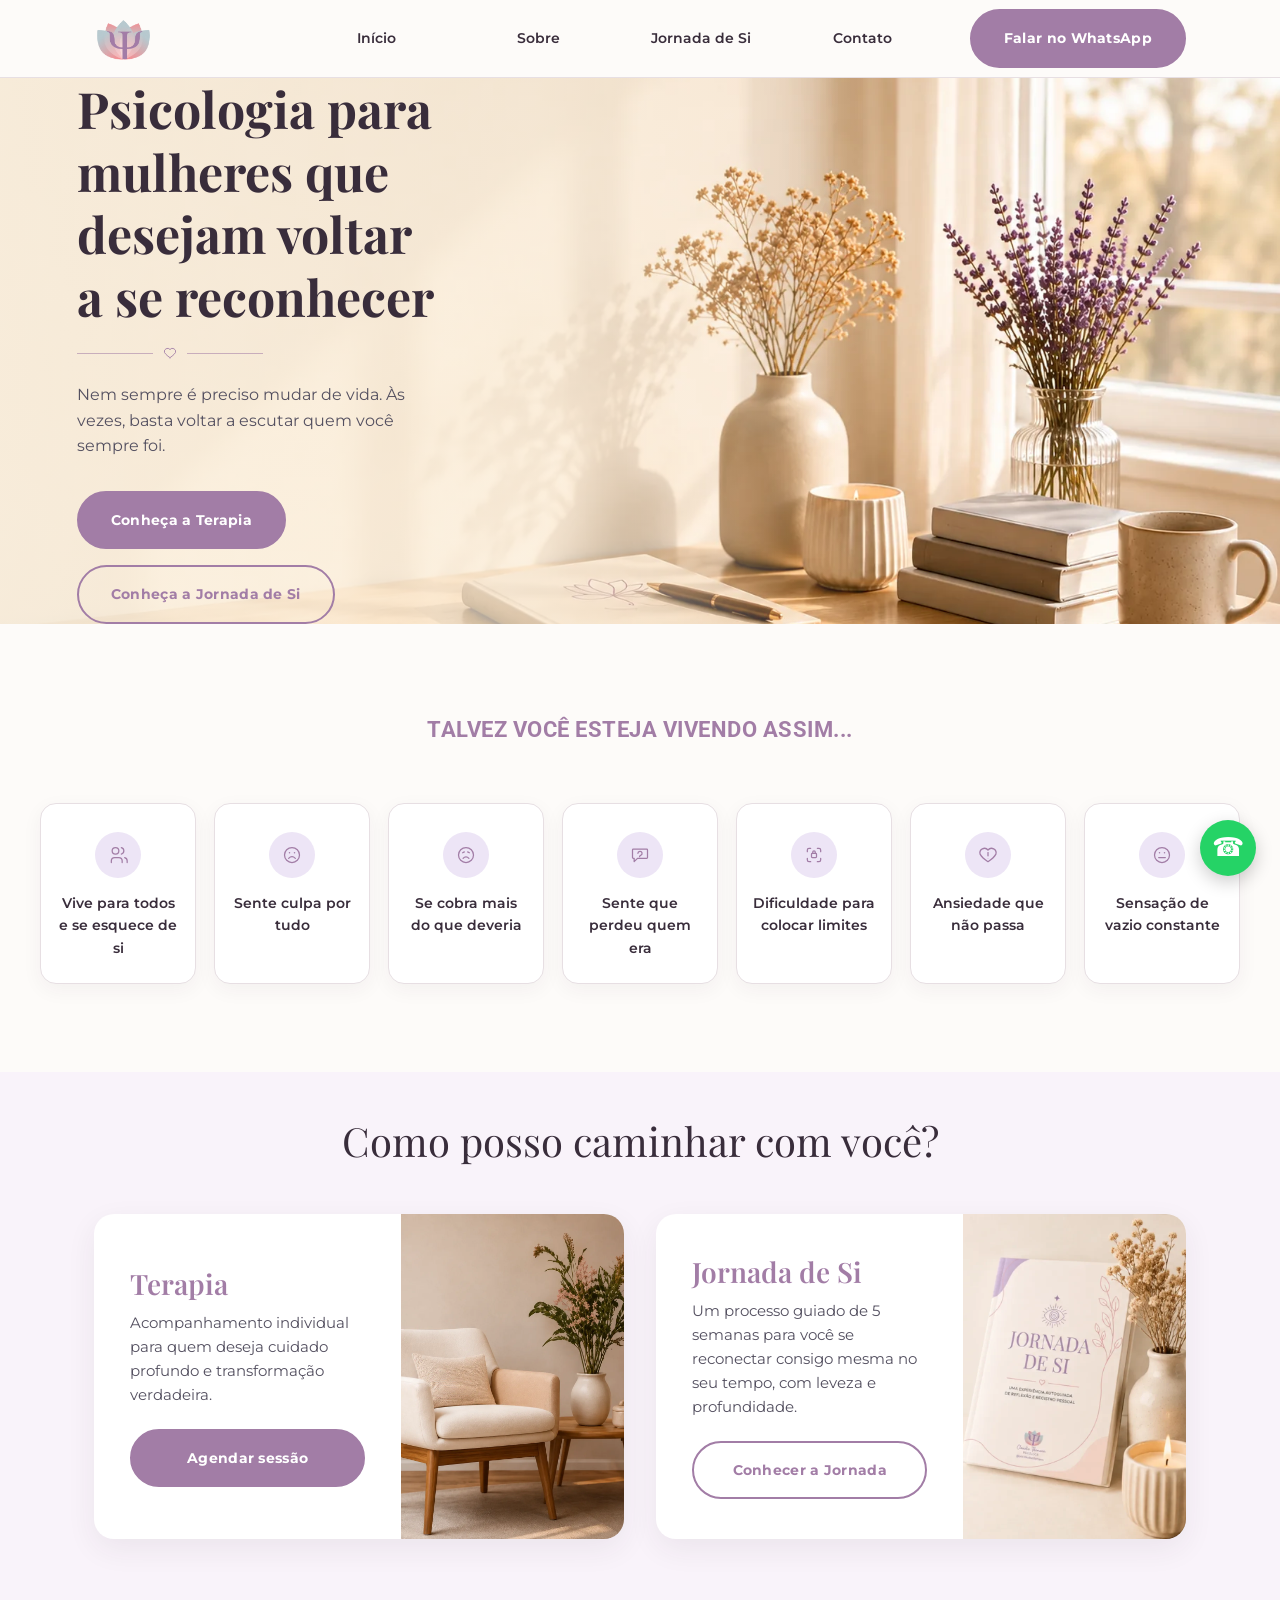
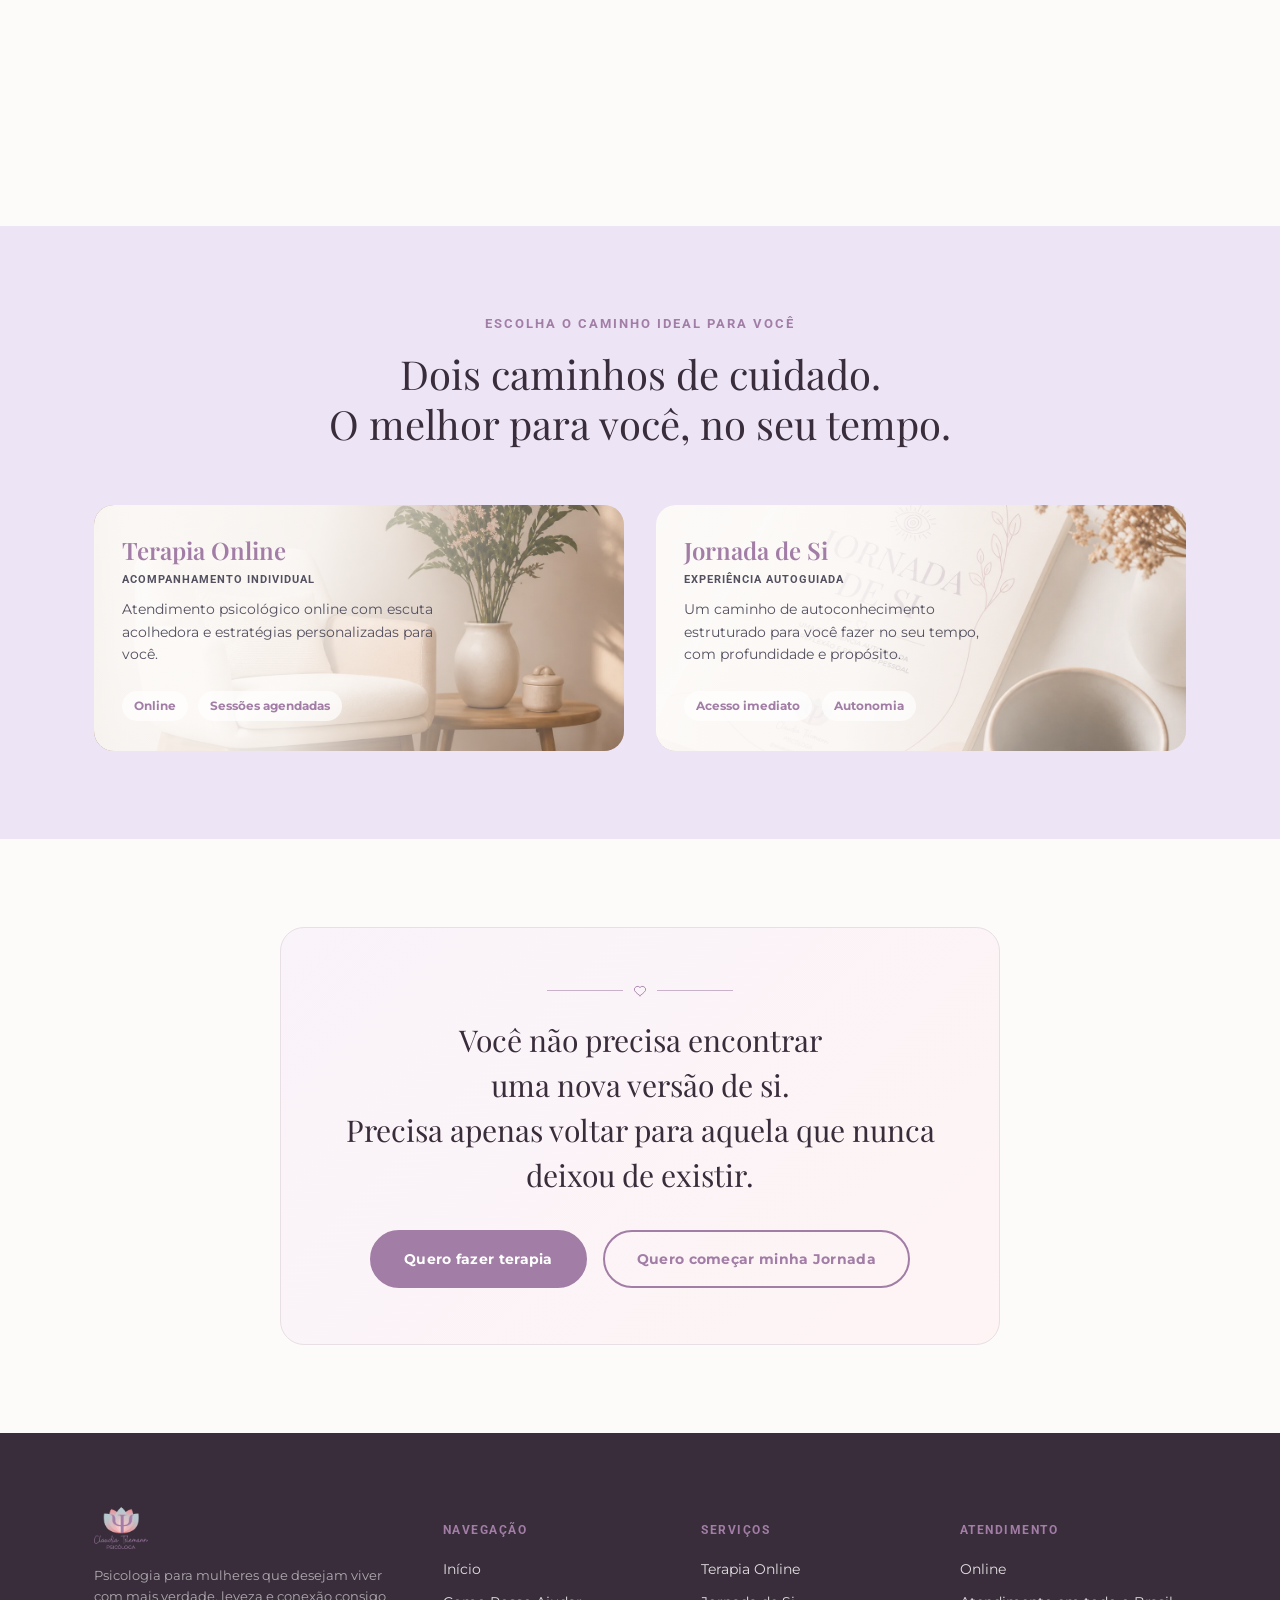
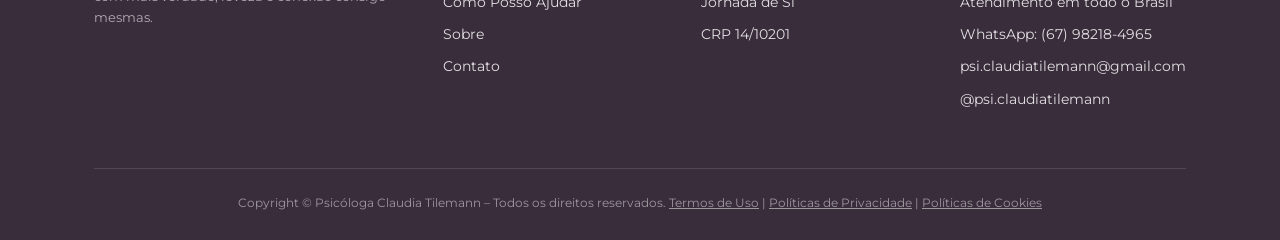
<file: index.html>
<!DOCTYPE html>
<html lang="pt-BR">
<head>
<meta charset="UTF-8">

<!-- Meta Pixel Code -->
<script>
!function(f,b,e,v,n,t,s)
{if(f.fbq)return;n=f.fbq=function(){n.callMethod?
n.callMethod.apply(n,arguments):n.queue.push(arguments)};
if(!f._fbq)f._fbq=n;n.push=n;n.loaded=!0;n.version='2.0';
n.queue=[];t=b.createElement(e);t.async=!0;
t.src=v;s=b.getElementsByTagName(e)[0];
s.parentNode.insertBefore(t,s)}(window, document,'script',
'https://connect.facebook.net/en_US/fbevents.js');

fbq('init', '1135975485633606');
fbq('track', 'PageView');
</script>

<noscript>
<img height="1" width="1" style="display:none"
src="https://www.facebook.com/tr?id=1135975485633606&ev=PageView&noscript=1"/>
</noscript>
<!-- End Meta Pixel Code -->

<meta name="viewport" content="width=device-width, initial-scale=1.0">
<title>Psicóloga Claudia Tilemann | Psicologia para mulheres que desejam voltar a se reconhecer</title>
<meta name="description" content="Nem sempre é preciso mudar de vida. Às vezes, basta voltar a escutar quem você sempre foi. Terapia online e Jornada de Si com a psicóloga Claudia Tilemann.">
<link rel="icon" href="images/logo-topo.webp">
<link rel="preconnect" href="https://fonts.googleapis.com">
<link rel="preconnect" href="https://fonts.gstatic.com" crossorigin>
<link href="https://fonts.googleapis.com/css2?family=Playfair+Display:ital,wght@0,400;0,600;0,700;1,400&family=Montserrat:ital,wght@0,400;0,600;0,700&family=Roboto:wght@400;700&display=swap" rel="stylesheet">
<link rel="stylesheet" href="css/style.css">
</head>
<body>

<header class="site-header">
  <div class="container">
    <a href="/" class="logo"><img src="images/logo-topo.webp" alt="Claudia Tilemann Psicóloga"></a>
    <nav class="site-nav" id="siteNav">
      <div class="site-nav-links">
        <a href="#inicio">Início</a>
        <a href="#sobre">Sobre</a>
        <a href="jornadadesi.html">Jornada de Si</a>
        <a href="#contato">Contato</a>
        <a href="https://wa.me/message/6YBCLNKW5SVHM1" class="btn" target="_blank" rel="noopener">Falar no WhatsApp</a>
      </div>
      <button class="nav-toggle" id="navToggle" aria-label="Abrir menu">☰</button>
    </nav>
  </div>
</header>
<div class="header-spacer"></div>

<section class="hero" id="inicio">
  <div class="hero-photo" style="background-image:url('images/principal/hero-mesa.webp'); height:auto; min-height:480px;">
    <div class="hero-text reveal">
      <h1>Psicologia para mulheres que desejam voltar a se reconhecer</h1>
      <div class="hero-divider">
        <span class="line"></span>
        <svg viewBox="0 0 24 24" fill="none" stroke="currentColor" stroke-width="1.5" stroke-linecap="round" stroke-linejoin="round"><path d="M12 20s-7-4.35-9.5-9A5.5 5.5 0 0 1 12 6a5.5 5.5 0 0 1 9.5 5c-2.5 4.65-9.5 9-9.5 9z"/></svg>
        <span class="line"></span>
      </div>
      <p class="lead">Nem sempre é preciso mudar de vida. Às vezes, basta voltar a escutar quem você sempre foi.</p>
      <div class="hero-actions">
        <a href="#terapia" class="btn">Conheça a Terapia</a>
        <a href="jornadadesi.html" class="btn btn-outline">Conheça a Jornada de Si</a>
      </div>
    </div>
  </div>
</section>

<section>
  <div class="container">
    <div class="section-intro reveal">
      <span class="eyebrow eyebrow-lg">Talvez você esteja vivendo assim...</span>
    </div>
    <div class="signs-row">
      <div class="sign-card reveal">
        <div class="sign-icon"><svg viewBox="0 0 24 24" fill="none" stroke="currentColor" stroke-width="1.5" stroke-linecap="round" stroke-linejoin="round"><path d="M17 21v-2a4 4 0 0 0-4-4H8a4 4 0 0 0-4 4v2"/><circle cx="9" cy="7" r="4"/><path d="M23 21v-2a4 4 0 0 0-3-3.87"/><path d="M16 3.13a4 4 0 0 1 0 7.75"/></svg></div>
        <p>Vive para todos e se esquece de si</p>
      </div>
      <div class="sign-card reveal">
        <div class="sign-icon"><svg viewBox="0 0 24 24" fill="none" stroke="currentColor" stroke-width="1.5" stroke-linecap="round" stroke-linejoin="round"><circle cx="12" cy="12" r="9"/><path d="M8 16Q12 12 16 16"/><circle cx="9" cy="9.3" r=".9" fill="currentColor" stroke="none"/><circle cx="15" cy="9.3" r=".9" fill="currentColor" stroke="none"/></svg></div>
        <p>Sente culpa por tudo</p>
      </div>
      <div class="sign-card reveal">
        <div class="sign-icon"><svg viewBox="0 0 24 24" fill="none" stroke="currentColor" stroke-width="1.5" stroke-linecap="round" stroke-linejoin="round"><circle cx="12" cy="12" r="9"/><path d="M8 9.3 10 8.3"/><path d="M16 9.3 14 8.3"/><path d="M8.5 16c1-1.2 2.2-1.8 3.5-1.8s2.5.6 3.5 1.8"/></svg></div>
        <p>Se cobra mais do que deveria</p>
      </div>
      <div class="sign-card reveal">
        <div class="sign-icon"><svg viewBox="0 0 24 24" fill="none" stroke="currentColor" stroke-width="1.5" stroke-linecap="round" stroke-linejoin="round"><path d="M4 5h16a1 1 0 0 1 1 1v9a1 1 0 0 1-1 1H9l-4 4v-4H4a1 1 0 0 1-1-1V6a1 1 0 0 1 1-1z"/><path d="M9.5 10a2.5 2.5 0 1 1 3.3 2.4c-.6.2-1.3.7-1.3 1.6"/><circle cx="12" cy="16.4" r=".4" fill="currentColor" stroke="none"/></svg></div>
        <p>Sente que perdeu quem era</p>
      </div>
      <div class="sign-card reveal">
        <div class="sign-icon"><svg viewBox="0 0 24 24" fill="none" stroke="currentColor" stroke-width="1.5" stroke-linecap="round" stroke-linejoin="round"><path d="M4 8V6a2 2 0 0 1 2-2h2"/><path d="M16 4h2a2 2 0 0 1 2 2v2"/><path d="M20 16v2a2 2 0 0 1-2 2h-2"/><path d="M8 20H6a2 2 0 0 1-2-2v-2"/><rect x="9" y="10" width="6" height="5" rx="1"/><path d="M10.5 10V8.5a1.5 1.5 0 0 1 3 0V10"/></svg></div>
        <p>Dificuldade para colocar limites</p>
      </div>
      <div class="sign-card reveal">
        <div class="sign-icon"><svg viewBox="0 0 24 24" fill="none" stroke="currentColor" stroke-width="1.5" stroke-linecap="round" stroke-linejoin="round"><path d="M12 20s-7-4.35-9.5-9A5.5 5.5 0 0 1 12 6a5.5 5.5 0 0 1 9.5 5c-2.5 4.65-9.5 9-9.5 9z"/><line x1="12" y1="9" x2="12" y2="13"/><circle cx="12" cy="16" r=".4" fill="currentColor" stroke="none"/></svg></div>
        <p>Ansiedade que não passa</p>
      </div>
      <div class="sign-card reveal">
        <div class="sign-icon"><svg viewBox="0 0 24 24" fill="none" stroke="currentColor" stroke-width="1.5" stroke-linecap="round" stroke-linejoin="round"><circle cx="12" cy="12" r="9"/><line x1="8" y1="15" x2="16" y2="15"/><circle cx="9" cy="9.3" r=".9" fill="currentColor" stroke="none"/><circle cx="15" cy="9.3" r=".9" fill="currentColor" stroke="none"/></svg></div>
        <p>Sensação de vazio constante</p>
      </div>
    </div>
  </div>
</section>

<section id="terapia" style="background:var(--color-bg-lavender); padding-top:44px;">
  <div class="container">
    <div class="section-intro reveal" style="margin-bottom:36px;">
      <h2>Como posso caminhar com você?</h2>
    </div>
    <div class="compare-grid">
      <div class="compare-card reveal">
        <div class="compare-card-text">
          <h3>Terapia</h3>
          <p>Acompanhamento individual para quem deseja cuidado profundo e transformação verdadeira.</p>
          <a href="https://wa.me/message/6YBCLNKW5SVHM1" class="btn" target="_blank" rel="noopener">Agendar sessão</a>
        </div>
        <div class="compare-card-photo" style="background-image:url('images/principal/poltrona.webp')"></div>
      </div>
      <div class="compare-card reveal">
        <div class="compare-card-text">
          <h3>Jornada de Si</h3>
          <p>Um processo guiado de 5 semanas para você se reconectar consigo mesma no seu tempo, com leveza e profundidade.</p>
          <a href="jornadadesi.html" class="btn btn-outline">Conhecer a Jornada</a>
        </div>
        <div class="compare-card-photo" style="background-image:url('images/principal/jornada-mockup-card.webp')"></div>
      </div>
    </div>
  </div>
</section>

<section class="quote-photo">
  <div class="container quote-photo-inner">
    <div class="quote-photo-text reveal">
      <p>Eu não acredito que você precise se tornar outra pessoa. Acredito que muitas vezes a mulher que você procura continua aí. Apenas ficou escondida atrás de anos de responsabilidades, dores e expectativas.</p>
      <p><strong>Meu trabalho é ajudar você a reencontrá&#8209;la.</strong></p>
    </div>
    <div class="quote-photo-img reveal">
      <img src="images/principal/vela-vaso-crop.webp" alt="Vaso com flores secas e vela acesa">
    </div>
  </div>
</section>

<section id="sobre" style="background:var(--color-bg-pink-soft)">
  <div class="container">
    <div class="bio-card reveal">
      <div class="bio-photo"><img src="images/principal/claudia-retrato.webp" alt="Claudia Tilemann, psicóloga"></div>
      <div class="bio-text">
        <span class="eyebrow">Sobre a profissional</span>
        <h2>Prazer, sou a Claudia</h2>
        <p>Durante muitos anos a minha carreira seguiu outro caminho. Até que, aos 56 anos, escolhi começar de novo. Voltei pra universidade. Me formei em Psicologia. E descobri que nunca é tarde pra reencontrar quem somos.</p>
        <ul class="bio-credentials">
          <li>Psicóloga formada pela UFGD</li>
          <li>Bacharel em Economia</li>
          <li>Desenvolvimento de materiais de psicoeducação e autoconhecimento</li>
          <li>Atuação baseada em evidências científicas e acolhimento</li>
        </ul>
      </div>
    </div>
  </div>
</section>

<section>
  <div class="container">
    <div class="section-intro reveal">
      <span class="eyebrow">Depoimentos</span>
      <h2>O que dizem sobre meu trabalho</h2>
    </div>
    <div class="testimonials-grid">
      <div class="testimonial-card reveal">
        <div class="testimonial-stars">★★★★★</div>
        <p>"Ao longo desse processo, fui construindo mais firmeza e aprendendo a ter mais compaixão comigo mesma. Passei a enxergar e transbordar o amor que já existia em mim, e isso foi profundamente transformador. O acompanhamento da Claudia tem sido uma caminhada valiosa, que me permitiu chorar, criar raízes, fortalecer quem eu sou e seguir a vida com mais leveza. Hoje, meu objetivo é viver o presente com mais serenidade e autenticidade. Sou muito grata por toda essa jornada."</p>
      </div>
      <div class="testimonial-card reveal">
        <div class="testimonial-stars">★★★★★</div>
        <p>"Um ano após iniciar a psicoterapia, percebo o quanto esse processo foi transformador. Conquistei estabilidade, alcancei objetivos que pareciam distantes, como um novo emprego, e hoje sigo a vida com mais confiança e esperança. Sou profundamente grato por todo o acolhimento e por fazer parte dessa caminhada que trouxe tantas mudanças para a minha vida."</p>
      </div>
      <div class="testimonial-card reveal">
        <div class="testimonial-stars">★★★★★</div>
        <p>"A dedicação, a sensibilidade e o acolhimento da Claudia são perceptíveis em cada encontro. Mais do que a psicoterapia, ela conduz um processo profundo de transformação, que faz toda a diferença na qualidade de vida. Sinto que fui acolhida sempre que precisei, e sou muito grata por todo o cuidado ao longo dessa caminhada."</p>
      </div>
    </div>
  </div>
</section>

<section style="background:var(--color-bg-lavender-2)">
  <div class="container">
    <div class="section-intro reveal">
      <span class="eyebrow">Escolha o caminho ideal para você</span>
      <h2>Dois caminhos de cuidado.<br>O melhor para você, no seu tempo.</h2>
    </div>
    <div class="compare-grid">
      <div class="path-card reveal" style="background-image:url('images/principal/poltrona.webp')">
        <h3>Terapia Online</h3>
        <p class="path-tag">Acompanhamento individual</p>
        <p>Atendimento psicológico online com escuta acolhedora e estratégias personalizadas para você.</p>
        <ul>
          <li>Online</li>
          <li>Sessões agendadas</li>
        </ul>
      </div>
      <div class="path-card reveal" style="background-image:url('images/principal/livro-mesa.webp')">
        <h3>Jornada de Si</h3>
        <p class="path-tag">Experiência autoguiada</p>
        <p>Um caminho de autoconhecimento estruturado para você fazer no seu tempo, com profundidade e propósito.</p>
        <ul>
          <li>Acesso imediato</li>
          <li>Autonomia</li>
        </ul>
      </div>
    </div>
  </div>
</section>

<section class="text-center">
  <div class="container">
    <div class="closing-card reveal">
      <div class="hero-divider" style="justify-content:center; margin:0 auto 20px;">
        <span class="line"></span>
        <svg viewBox="0 0 24 24" fill="none" stroke="currentColor" stroke-width="1.5" stroke-linecap="round" stroke-linejoin="round"><path d="M12 20s-7-4.35-9.5-9A5.5 5.5 0 0 1 12 6a5.5 5.5 0 0 1 9.5 5c-2.5 4.65-9.5 9-9.5 9z"/></svg>
        <span class="line"></span>
      </div>
      <p class="closing-quote">Você não precisa encontrar uma nova versão de si.<br>Precisa apenas voltar para aquela que nunca deixou de existir.</p>
      <div class="hero-actions" style="justify-content:center; margin-top:32px;">
        <a href="https://wa.me/message/6YBCLNKW5SVHM1" class="btn" target="_blank" rel="noopener">Quero fazer terapia</a>
        <a href="jornadadesi.html" class="btn btn-outline">Quero começar minha Jornada</a>
      </div>
    </div>
  </div>
</section>

<footer class="site-footer" id="contato">
  <div class="container">
    <div class="footer-grid">
      <div>
        <div class="footer-logo"><img src="images/logo-completo.webp" alt="Claudia Tilemann Psicóloga"></div>
        <p style="font-size:13px; color:rgba(255,255,255,.6);">Psicologia para mulheres que desejam viver com mais verdade, leveza e conexão consigo mesmas.</p>
      </div>
      <div>
        <h4>Navegação</h4>
        <ul>
          <li><a href="#inicio">Início</a></li>
          <li><a href="#terapia">Como Posso Ajudar</a></li>
          <li><a href="#sobre">Sobre</a></li>
          <li><a href="#contato">Contato</a></li>
        </ul>
      </div>
      <div>
        <h4>Serviços</h4>
        <ul>
          <li><a href="#terapia">Terapia Online</a></li>
          <li><a href="jornadadesi.html">Jornada de Si</a></li>
          <li>CRP 14/10201</li>
        </ul>
      </div>
      <div>
        <h4>Atendimento</h4>
        <ul>
          <li>Online</li>
          <li>Atendimento em todo o Brasil</li>
          <li><a href="https://wa.me/message/6YBCLNKW5SVHM1" target="_blank" rel="noopener">WhatsApp: (67) 98218-4965</a></li>
          <li><a href="mailto:psi.claudiatilemann@gmail.com">psi.claudiatilemann@gmail.com</a></li>
          <li><a href="https://instagram.com/psi.claudiatilemann" target="_blank" rel="noopener">@psi.claudiatilemann</a></li>
        </ul>
      </div>
    </div>
    <div class="footer-bottom">
      Copyright © Psicóloga Claudia Tilemann – Todos os direitos reservados.
      <a href="#">Termos de Uso</a> | <a href="politica-de-privacidade.html">Políticas de Privacidade</a> | <a href="politica-de-privacidade.html">Políticas de Cookies</a>
    </div>
  </div>
</footer>

<a href="https://wa.me/message/6YBCLNKW5SVHM1" class="whatsapp-float" target="_blank" rel="noopener" aria-label="Falar no WhatsApp">☎</a>

<script>
document.getElementById('navToggle').addEventListener('click', function () {
  document.getElementById('siteNav').classList.toggle('open');
});

(function () {
  "use strict";
  var reduce = window.matchMedia("(prefers-reduced-motion: reduce)").matches;
  var items = document.querySelectorAll(".reveal");
  if (reduce || !("IntersectionObserver" in window)) {
    items.forEach(function (el) { el.classList.add("in"); });
  } else {
    var io = new IntersectionObserver(function (entries) {
      entries.forEach(function (e) {
        if (e.isIntersecting) { e.target.classList.add("in"); io.unobserve(e.target); }
      });
    }, { rootMargin: "0px 0px -8% 0px", threshold: .12 });
    items.forEach(function (el) { io.observe(el); });
  }
})();
</script>
</body>
</html>
</file>
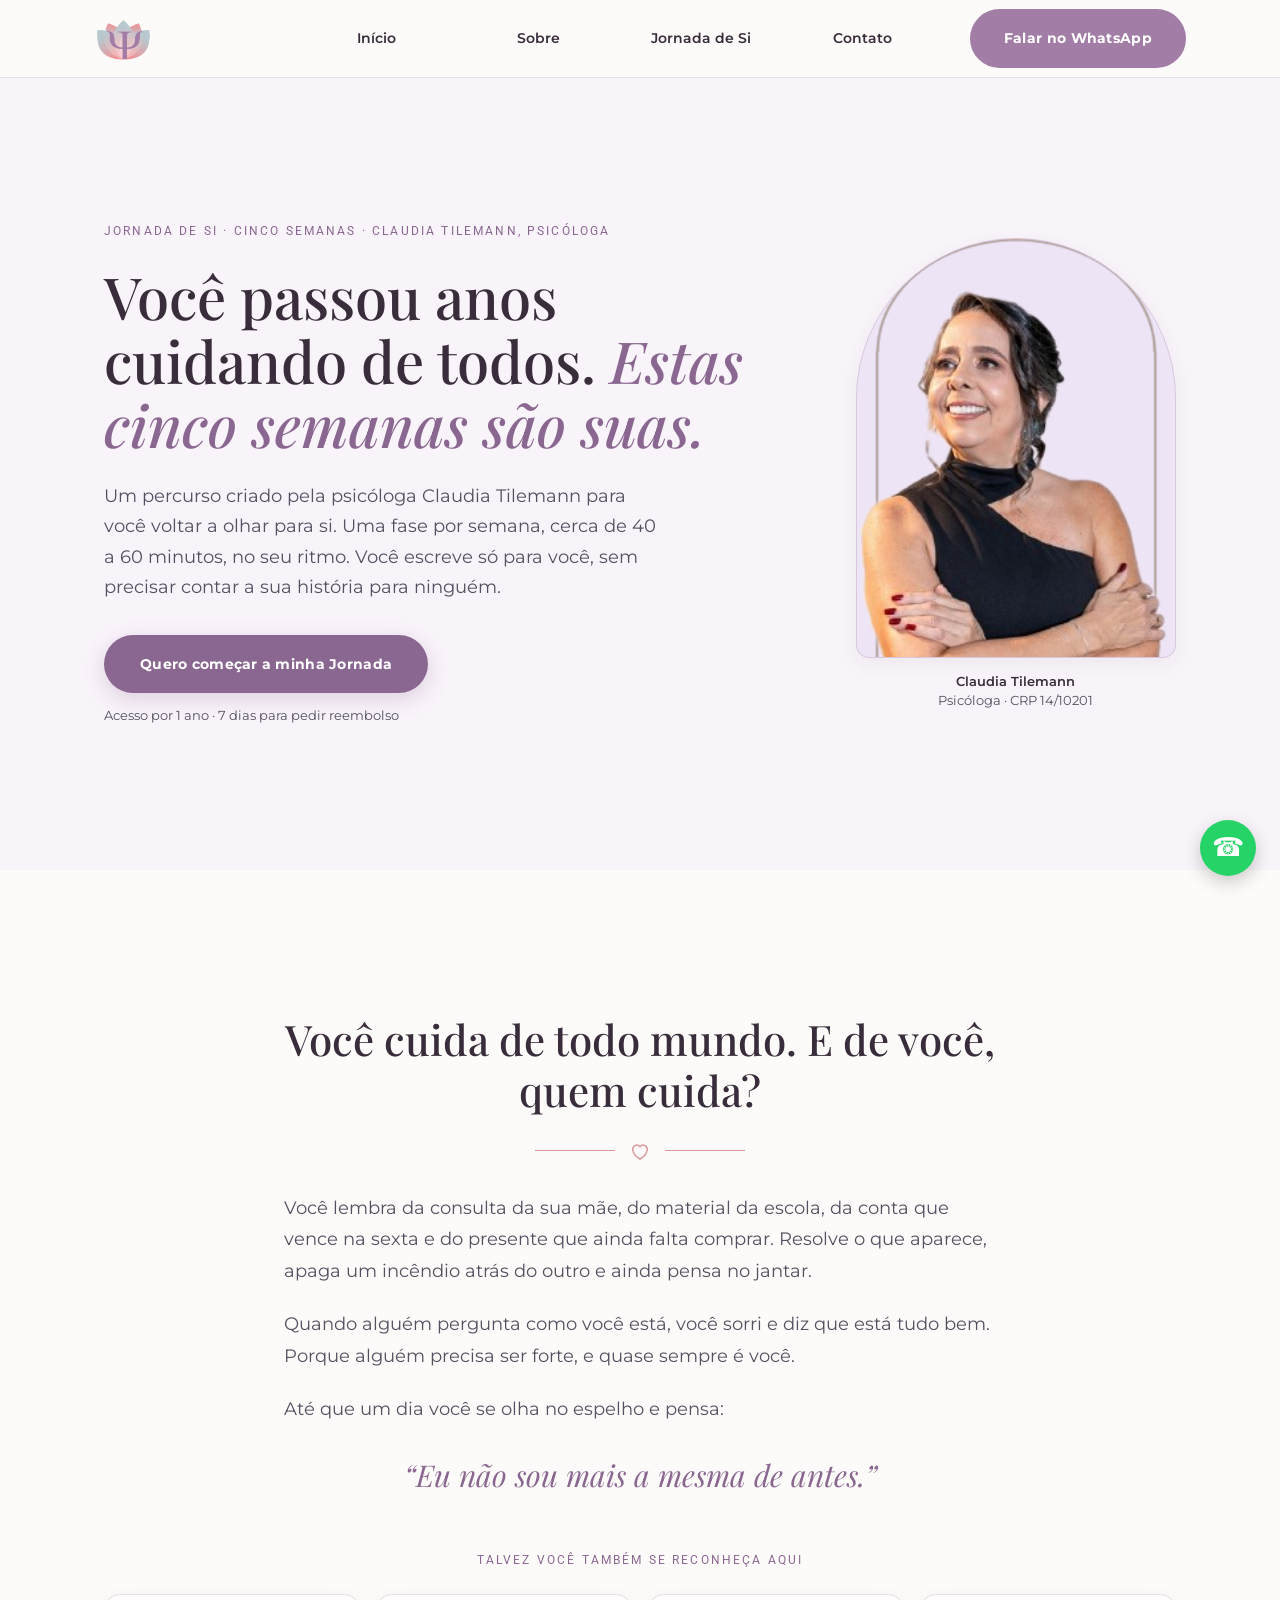
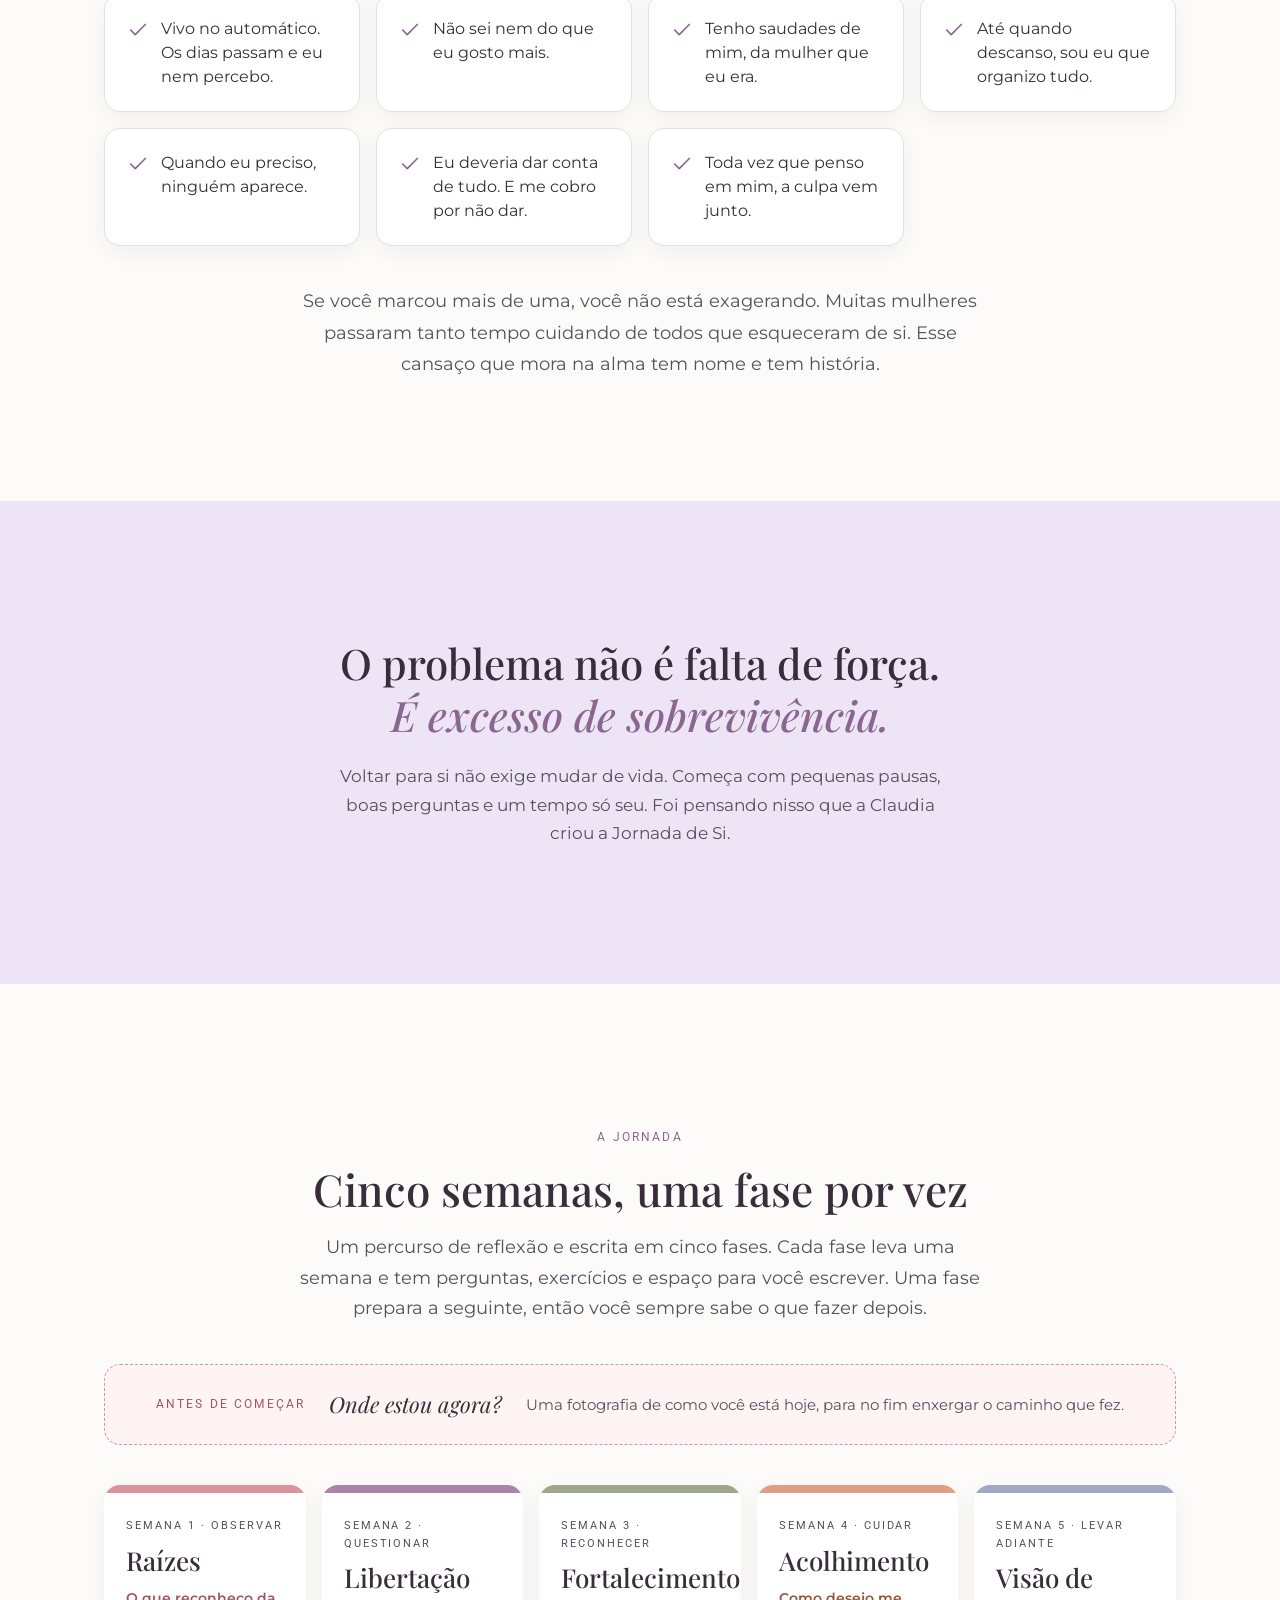
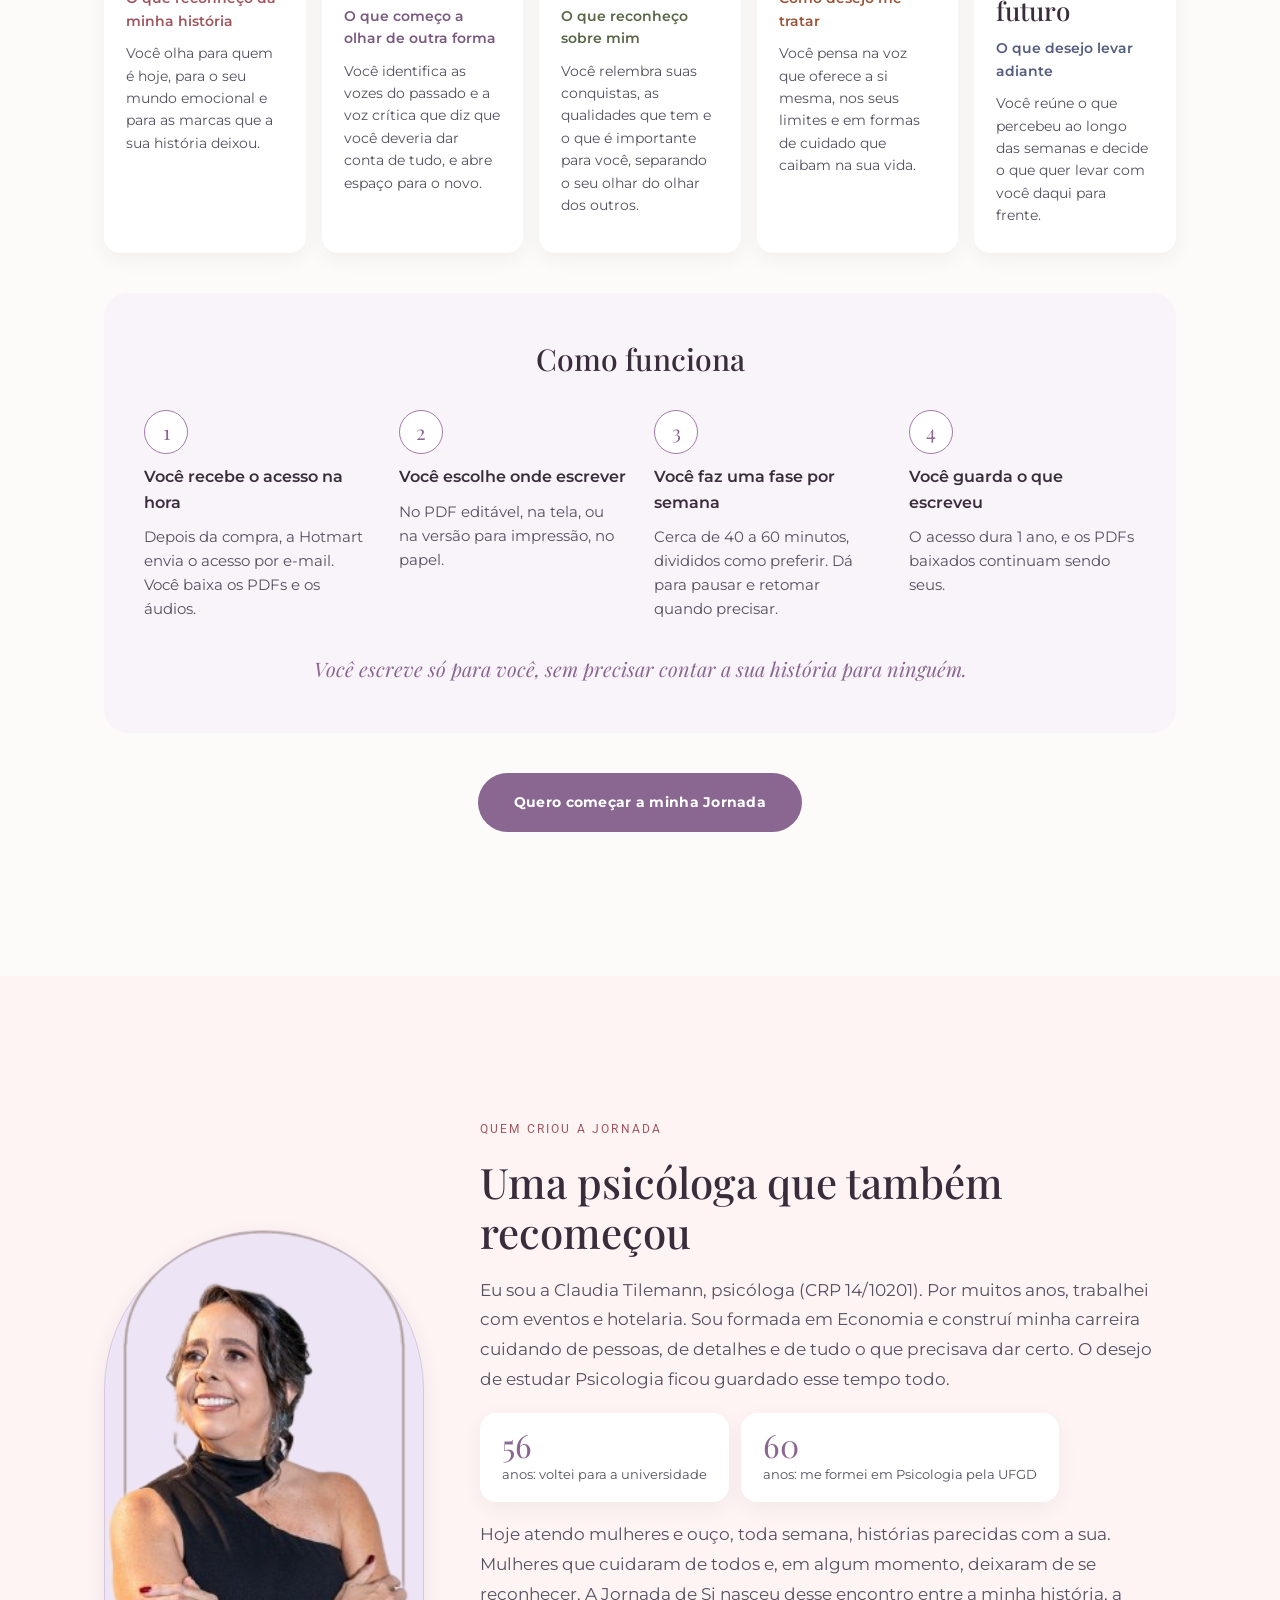
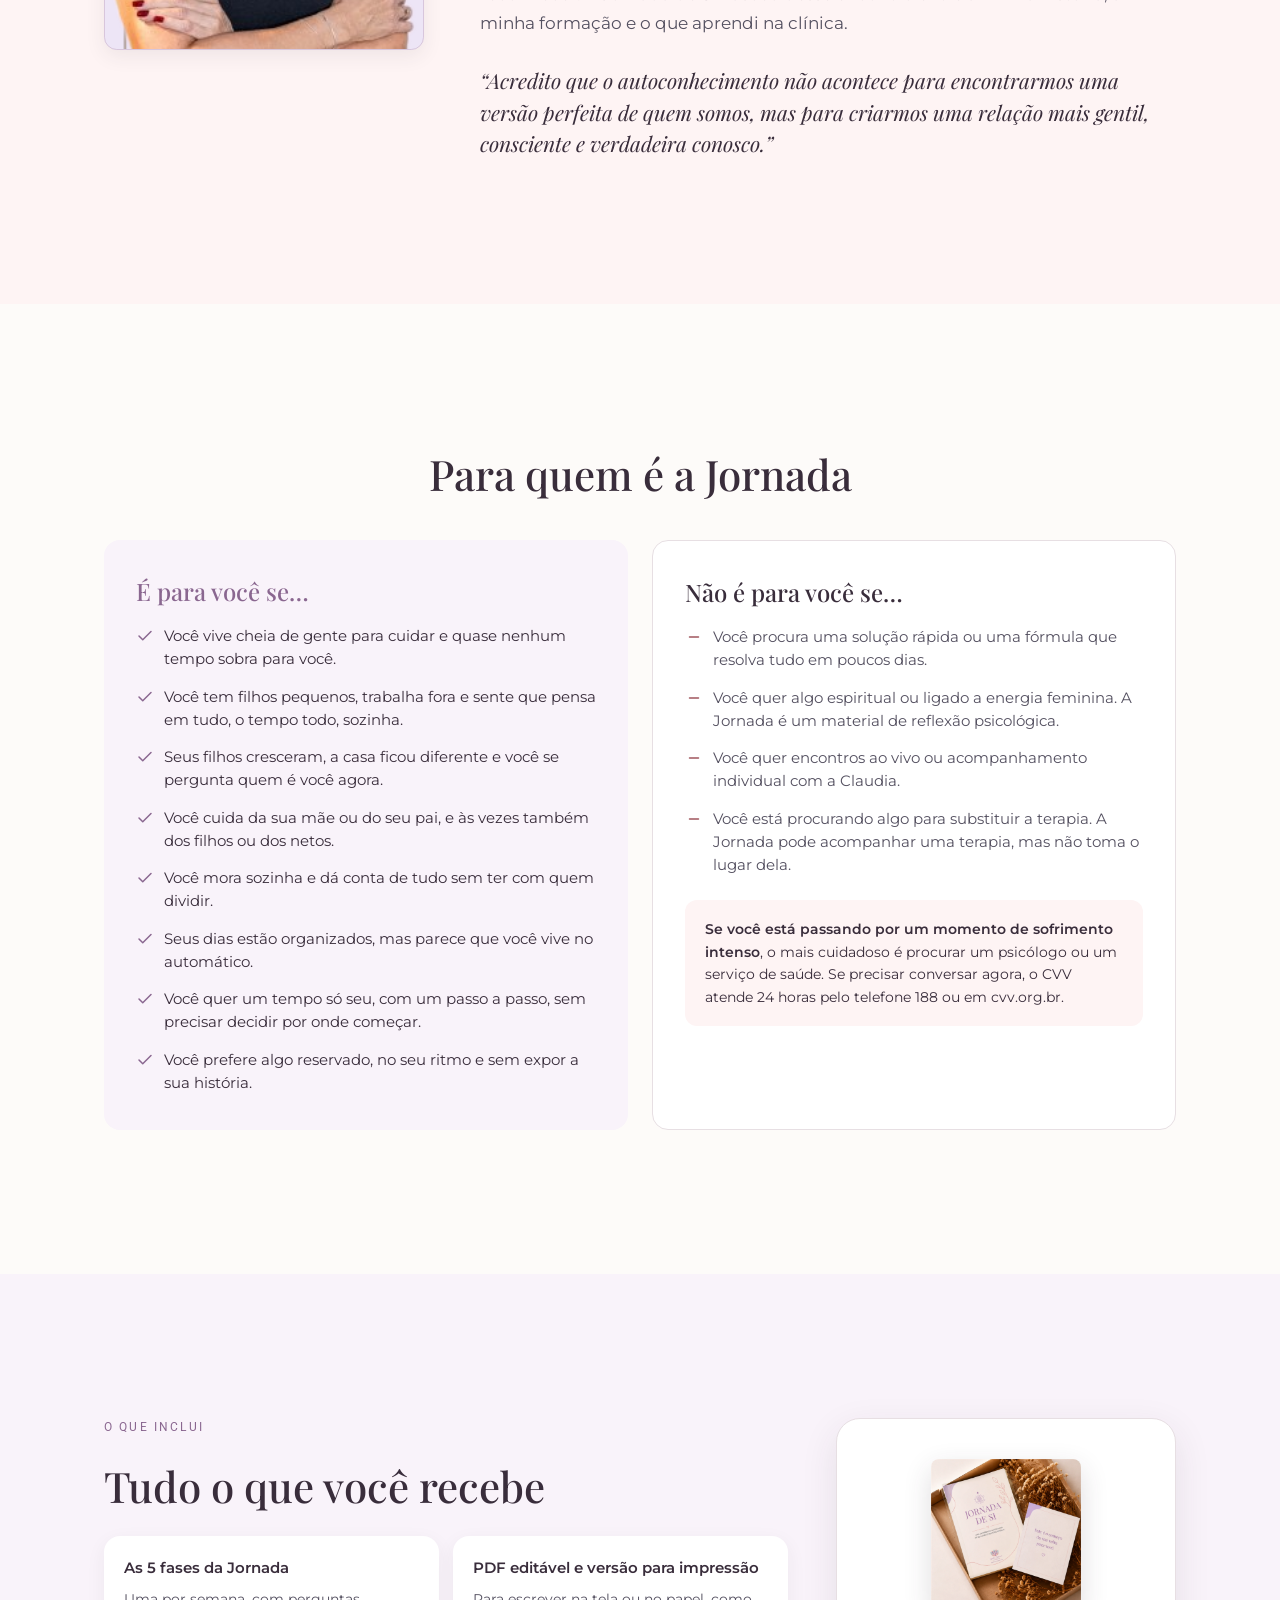
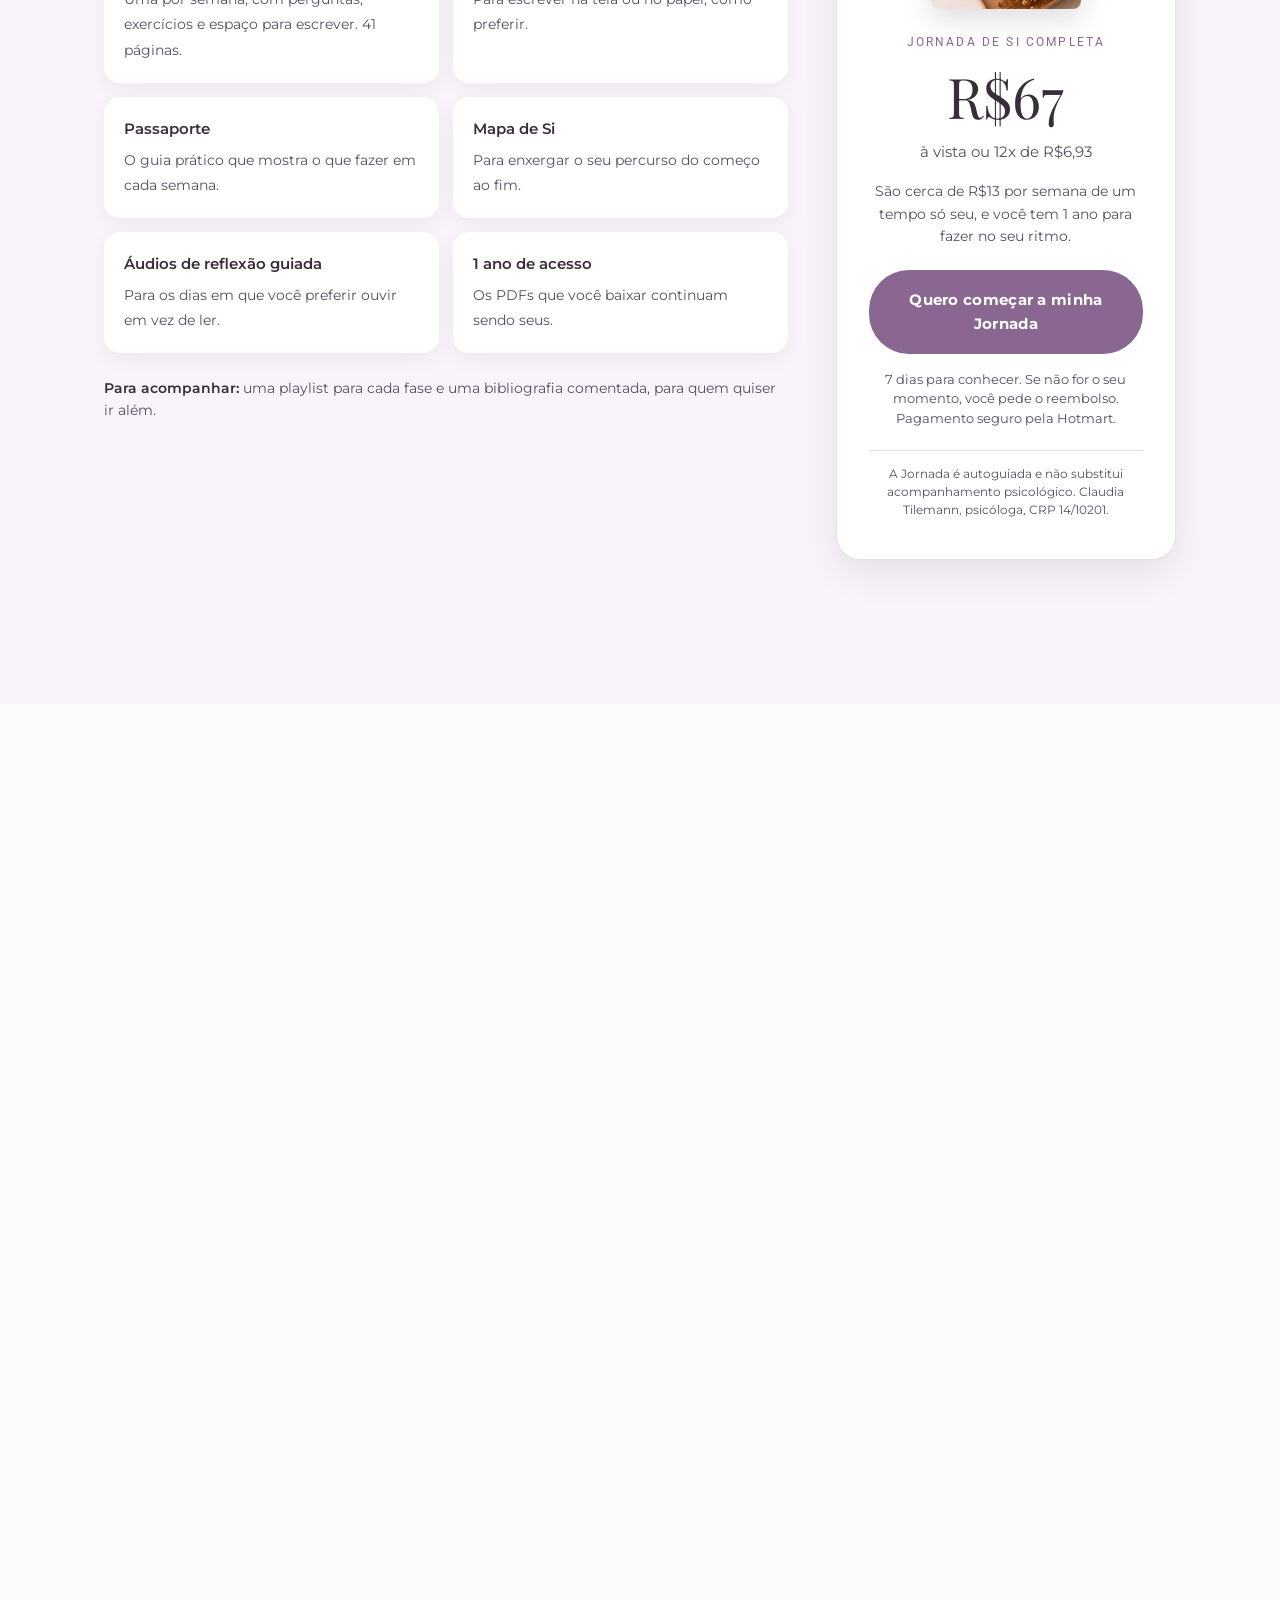
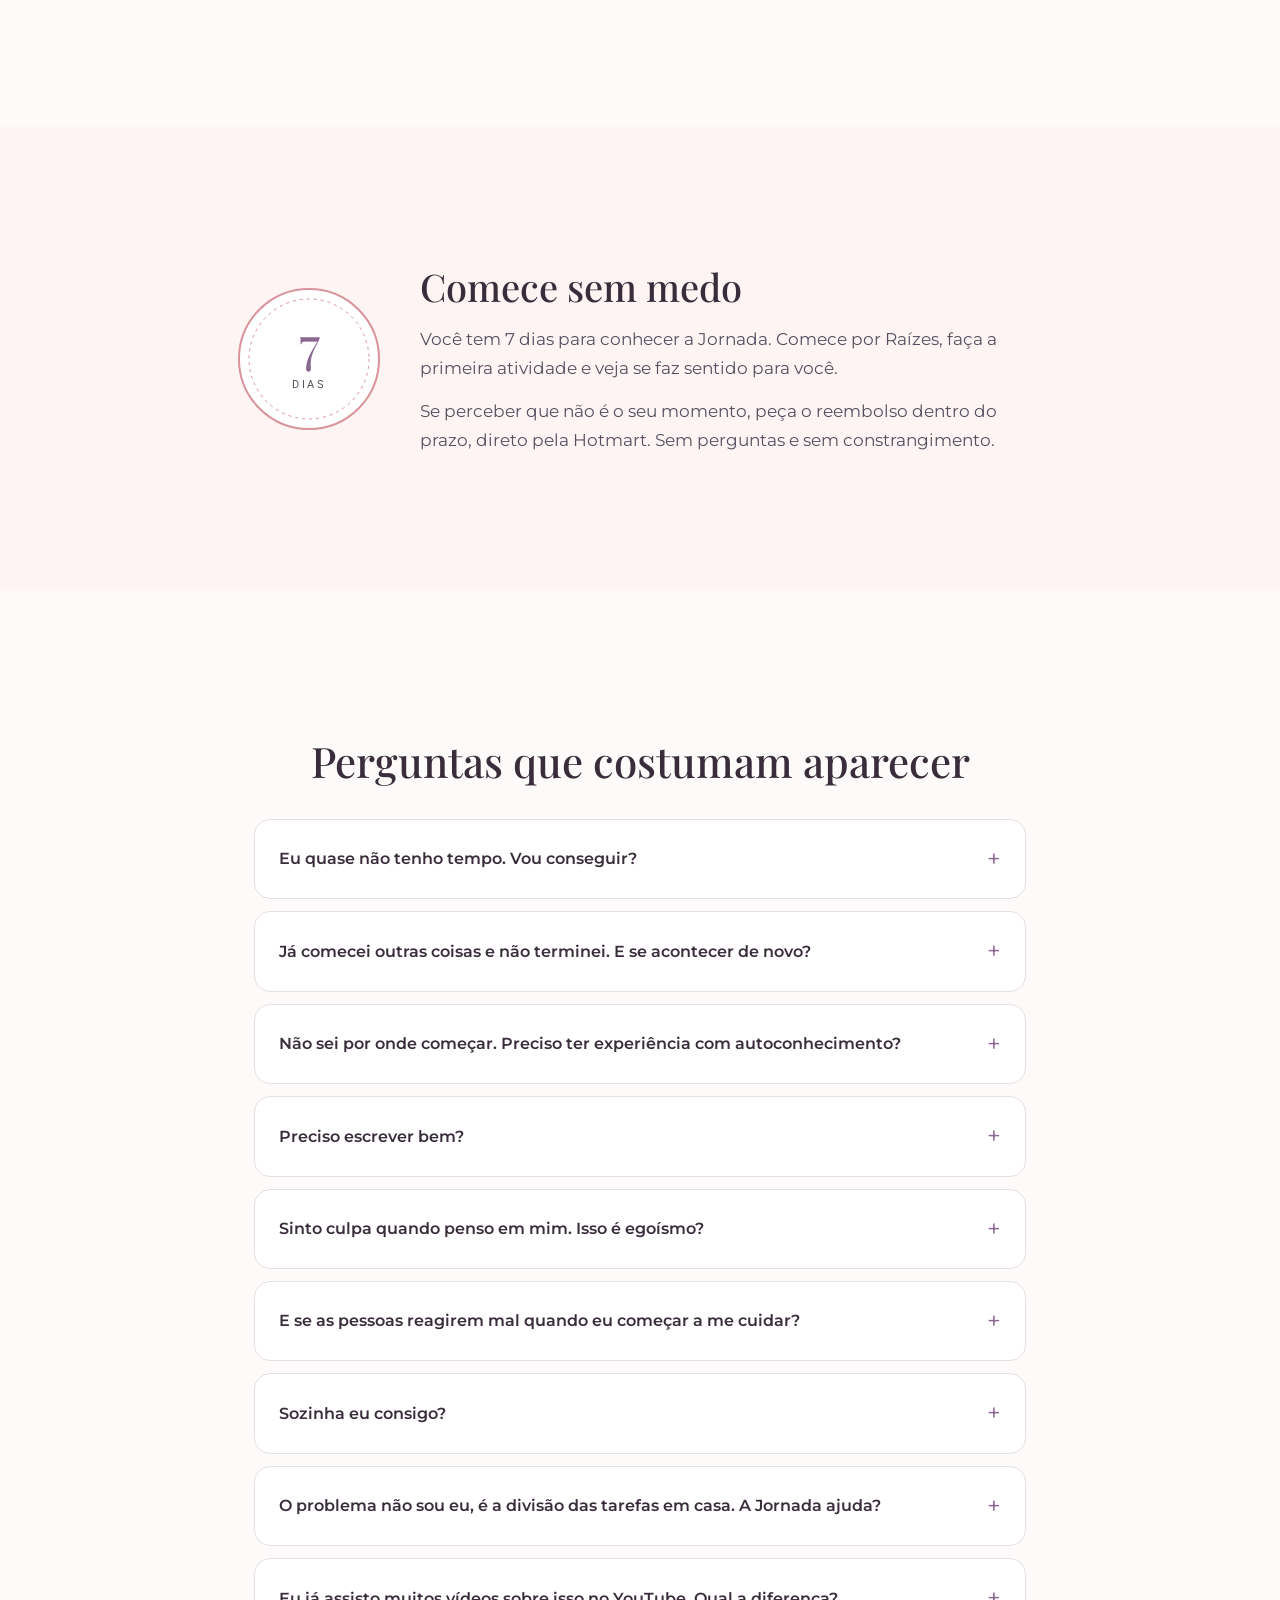
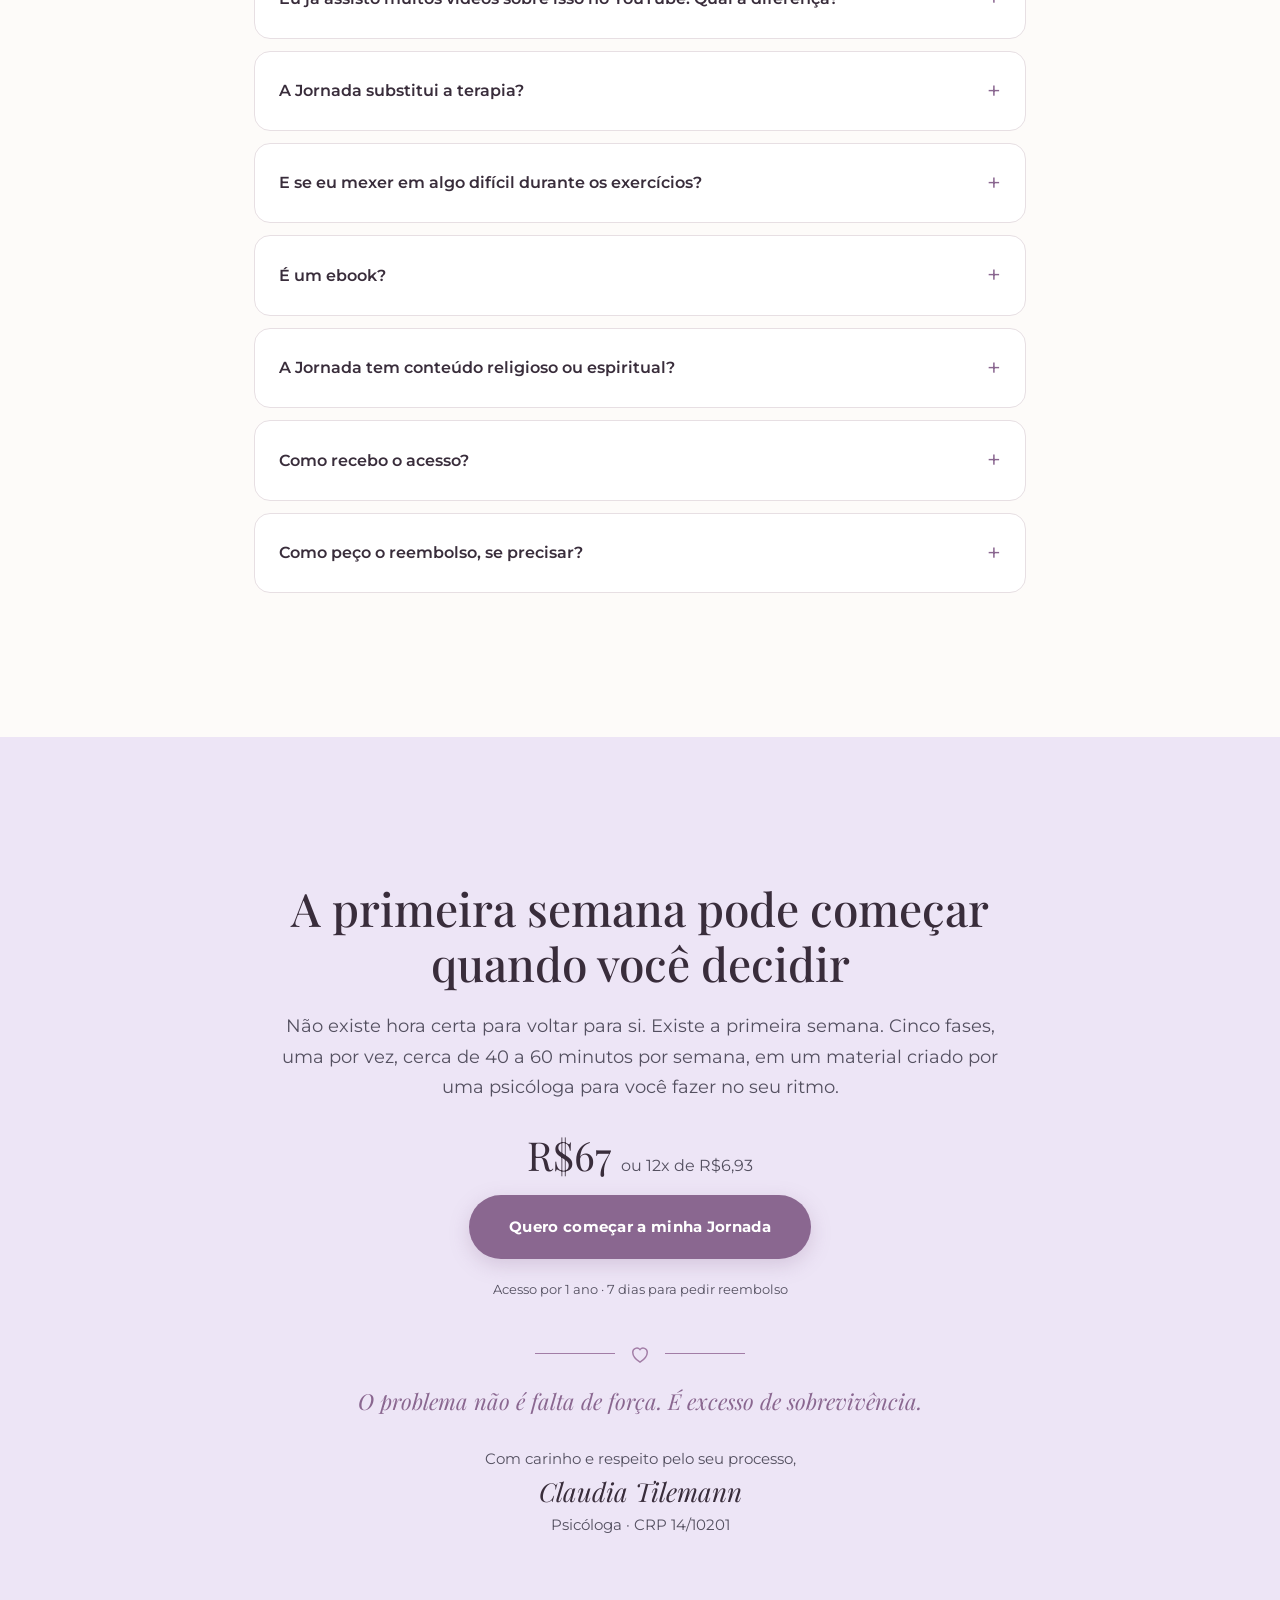
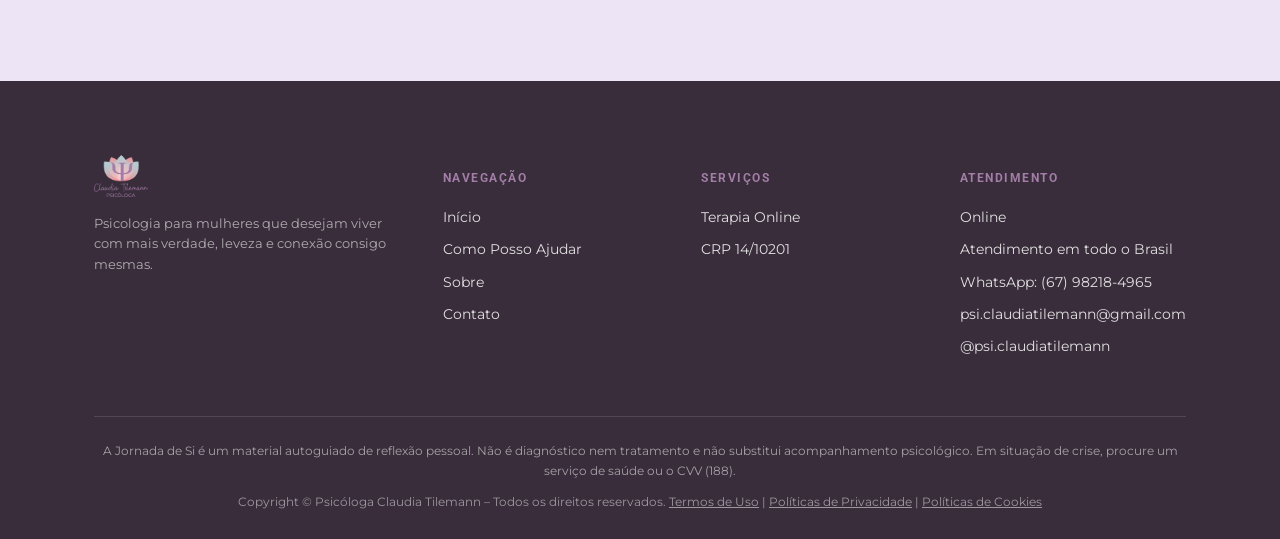
<file: jornadadesi.html>
<!DOCTYPE html>
<html lang="pt-BR">
<head>
<meta charset="UTF-8">

<!-- Meta Pixel Code -->
<script>
!function(f,b,e,v,n,t,s)
{if(f.fbq)return;n=f.fbq=function(){n.callMethod?
n.callMethod.apply(n,arguments):n.queue.push(arguments)};
if(!f._fbq)f._fbq=n;n.push=n;n.loaded=!0;n.version='2.0';
n.queue=[];t=b.createElement(e);t.async=!0;
t.src=v;s=b.getElementsByTagName(e)[0];
s.parentNode.insertBefore(t,s)}(window, document,'script',
'https://connect.facebook.net/en_US/fbevents.js');

fbq('init', '1135975485633606');
fbq('track', 'PageView');
</script>

<noscript>
<img height="1" width="1" style="display:none"
src="https://www.facebook.com/tr?id=1135975485633606&ev=PageView&noscript=1"/>
</noscript>
<!-- End Meta Pixel Code -->

<meta name="viewport" content="width=device-width, initial-scale=1.0">
<title>Psicóloga Claudia Tilemann - Jornada de Si</title>
<meta name="description" content="A Jornada de Si é um caminho guiado de 5 semanas para mulheres que passaram tanto tempo cuidando de todos, que esqueceram de si.">
<link rel="icon" href="images/logo-topo.webp">
<link rel="preconnect" href="https://fonts.googleapis.com">
<link rel="preconnect" href="https://fonts.gstatic.com" crossorigin>
<link href="https://fonts.googleapis.com/css2?family=Playfair+Display:ital,wght@0,400;0,500;0,600;0,700;1,400;1,500&family=Montserrat:ital,wght@0,400;0,500;0,600;0,700&family=Roboto:wght@400;500;700&display=swap" rel="stylesheet">
<link rel="stylesheet" href="css/style.css">
<style>
  details[open] .faq-plus { transform: rotate(45deg); }
  summary { list-style: none; cursor: pointer; }
  summary::-webkit-details-marker { display: none; }
</style>
</head>
<body>

<header class="site-header">
  <div class="container">
    <a href="index.html" class="logo"><img src="images/logo-topo.webp" alt="Claudia Tilemann Psicóloga"></a>
    <nav class="site-nav" id="siteNav">
      <div class="site-nav-links">
        <a href="index.html">Início</a>
        <a href="index.html#sobre">Sobre</a>
        <a href="jornadadesi.html">Jornada de Si</a>
        <a href="#contato">Contato</a>
        <a href="https://wa.me/message/6YBCLNKW5SVHM1" class="btn" target="_blank" rel="noopener">Falar no WhatsApp</a>
      </div>
      <button class="nav-toggle" id="navToggle" aria-label="Abrir menu">☰</button>
    </nav>
  </div>
</header>
<div class="header-spacer"></div>

<div style="font-family: 'Montserrat', sans-serif; color: #392d3b; background: #fdfbf9; width: 100%; box-sizing: border-box">

<!-- 1. TOPO -->
<section style="background: #f9f3fa; overflow: hidden">
<div style="max-width: 1120px; margin: 0 auto; padding: 56px 24px 56px; box-sizing: border-box; display: flex; flex-wrap: wrap; align-items: center; gap: 56px">
<div style="flex: 999 1 480px; min-width: 0; display: flex; flex-direction: column; gap: 24px">
<p style="margin: 0; font-family: 'Roboto', sans-serif; font-size: 12px; letter-spacing: 0.18em; text-transform: uppercase; color: #8a6790">Jornada de Si · Cinco semanas · Claudia Tilemann, psicóloga</p>
<h1 style="margin: 0; font-family: 'Playfair Display', serif; font-weight: 500; font-size: clamp(36px, 5vw, 58px); line-height: 1.1; color: #392d3b">Você passou anos cuidando de todos. <em style="font-style: italic; color: #8a6790">Estas cinco semanas são suas.</em></h1>
<p style="margin: 0; font-size: 18px; line-height: 1.7; color: #545060; max-width: 560px">Um percurso criado pela psicóloga Claudia Tilemann para você voltar a olhar para si. Uma fase por semana, cerca de 40 a 60 minutos, no seu ritmo. Você escreve só para você, sem precisar contar a sua história para ninguém.</p>
<div style="display: flex; flex-direction: column; align-items: flex-start; gap: 12px; margin-top: 8px">
<a href="#comprar" style="display: inline-block; background: #8a6790; color: #ffffff; font-weight: 700; font-size: 14px; letter-spacing: 0.02em; padding: 18px 36px; border-radius: 40px; text-decoration: none; box-shadow: 0 6px 20px rgba(138,103,144,0.25)">Quero começar a minha Jornada</a>
<p style="margin: 0; font-size: 13px; color: #545060">Acesso por 1 ano · 7 dias para pedir reembolso</p>
</div>
</div>
<div style="flex: 1 1 320px; display: flex; justify-content: center">
<figure style="margin: 0; display: flex; flex-direction: column; align-items: center; gap: 14px">
<div style="width: 320px; max-width: 100%; height: 420px; border-radius: 200px 200px 16px 16px; overflow: hidden; border: 1px solid #d8c6dc; background: #ede5f6; box-shadow: 0 6px 20px rgba(57,45,59,0.06)">
<img src="images/jornada/claudia.png" alt="Claudia Tilemann, psicóloga, sorrindo de braços cruzados" style="width: 100%; height: 100%; object-fit: cover; object-position: center top; display: block">
</div>
<figcaption style="text-align: center; font-size: 13px; color: #545060; line-height: 1.5"><strong style="color: #392d3b; font-weight: 600">Claudia Tilemann</strong><br>Psicóloga · CRP 14/10201</figcaption>
</figure>
</div>
</div>
</section>

<!-- 2. O PROBLEMA -->
<section style="background: #fdfbf9">
<div class="reveal" style="max-width: 760px; margin: 0 auto; padding: 56px 24px 32px; box-sizing: border-box; display: flex; flex-direction: column; gap: 22px">
<h2 style="margin: 0; font-family: 'Playfair Display', serif; font-weight: 500; font-size: clamp(30px, 4vw, 42px); line-height: 1.2; text-align: center">Você cuida de todo mundo. E de você, quem cuida?</h2>
<div style="display: flex; align-items: center; justify-content: center; gap: 14px; margin: 4px 0 10px" aria-hidden="true">
<div style="width: 80px; height: 1px; background: #d9939a"></div>
<svg width="22" height="20" viewBox="0 0 24 22" fill="none" stroke="#d9939a" stroke-width="1.6" aria-hidden="true"><path d="M12 20s-8-5.2-8-11a4.5 4.5 0 0 1 8-2.8A4.5 4.5 0 0 1 20 9c0 5.8-8 11-8 11z"></path></svg>
<div style="width: 80px; height: 1px; background: #d9939a"></div>
</div>
<p style="margin: 0; font-size: 18px; line-height: 1.75; color: #545060">Você lembra da consulta da sua mãe, do material da escola, da conta que vence na sexta e do presente que ainda falta comprar. Resolve o que aparece, apaga um incêndio atrás do outro e ainda pensa no jantar.</p>
<p style="margin: 0; font-size: 18px; line-height: 1.75; color: #545060">Quando alguém pergunta como você está, você sorri e diz que está tudo bem. Porque alguém precisa ser forte, e quase sempre é você.</p>
<p style="margin: 0; font-size: 18px; line-height: 1.75; color: #545060">Até que um dia você se olha no espelho e pensa:</p>
<p style="margin: 8px 0; font-family: 'Playfair Display', serif; font-style: italic; font-size: 30px; line-height: 1.3; color: #8a6790; text-align: center">“Eu não sou mais a mesma de antes.”</p>
</div>
<div class="reveal" style="max-width: 1120px; margin: 0 auto; padding: 16px 24px 32px; box-sizing: border-box; display: flex; flex-direction: column; gap: 24px">
<p style="margin: 0; text-align: center; font-family: 'Roboto', sans-serif; font-size: 12px; letter-spacing: 0.18em; text-transform: uppercase; color: #8a6790">Talvez você também se reconheça aqui</p>
<div style="display: grid; grid-template-columns: repeat(auto-fit, minmax(240px, 1fr)); gap: 16px">
<div style="background: #ffffff; border: 1px solid #e7dfe3; border-radius: 16px; padding: 22px; box-shadow: 0 6px 20px rgba(57,45,59,0.06); display: flex; gap: 12px; align-items: flex-start"><svg width="22" height="22" viewBox="0 0 24 24" fill="none" stroke="#8a6790" stroke-width="1.8" stroke-linecap="round" stroke-linejoin="round" aria-hidden="true" style="flex: none; margin-top: 2px"><path d="M20 6 9 17l-5-5"></path></svg><span style="font-size: 16px; line-height: 1.5">Vivo no automático. Os dias passam e eu nem percebo.</span></div>
<div style="background: #ffffff; border: 1px solid #e7dfe3; border-radius: 16px; padding: 22px; box-shadow: 0 6px 20px rgba(57,45,59,0.06); display: flex; gap: 12px; align-items: flex-start"><svg width="22" height="22" viewBox="0 0 24 24" fill="none" stroke="#8a6790" stroke-width="1.8" stroke-linecap="round" stroke-linejoin="round" aria-hidden="true" style="flex: none; margin-top: 2px"><path d="M20 6 9 17l-5-5"></path></svg><span style="font-size: 16px; line-height: 1.5">Não sei nem do que eu gosto mais.</span></div>
<div style="background: #ffffff; border: 1px solid #e7dfe3; border-radius: 16px; padding: 22px; box-shadow: 0 6px 20px rgba(57,45,59,0.06); display: flex; gap: 12px; align-items: flex-start"><svg width="22" height="22" viewBox="0 0 24 24" fill="none" stroke="#8a6790" stroke-width="1.8" stroke-linecap="round" stroke-linejoin="round" aria-hidden="true" style="flex: none; margin-top: 2px"><path d="M20 6 9 17l-5-5"></path></svg><span style="font-size: 16px; line-height: 1.5">Tenho saudades de mim, da mulher que eu era.</span></div>
<div style="background: #ffffff; border: 1px solid #e7dfe3; border-radius: 16px; padding: 22px; box-shadow: 0 6px 20px rgba(57,45,59,0.06); display: flex; gap: 12px; align-items: flex-start"><svg width="22" height="22" viewBox="0 0 24 24" fill="none" stroke="#8a6790" stroke-width="1.8" stroke-linecap="round" stroke-linejoin="round" aria-hidden="true" style="flex: none; margin-top: 2px"><path d="M20 6 9 17l-5-5"></path></svg><span style="font-size: 16px; line-height: 1.5">Até quando descanso, sou eu que organizo tudo.</span></div>
<div style="background: #ffffff; border: 1px solid #e7dfe3; border-radius: 16px; padding: 22px; box-shadow: 0 6px 20px rgba(57,45,59,0.06); display: flex; gap: 12px; align-items: flex-start"><svg width="22" height="22" viewBox="0 0 24 24" fill="none" stroke="#8a6790" stroke-width="1.8" stroke-linecap="round" stroke-linejoin="round" aria-hidden="true" style="flex: none; margin-top: 2px"><path d="M20 6 9 17l-5-5"></path></svg><span style="font-size: 16px; line-height: 1.5">Quando eu preciso, ninguém aparece.</span></div>
<div style="background: #ffffff; border: 1px solid #e7dfe3; border-radius: 16px; padding: 22px; box-shadow: 0 6px 20px rgba(57,45,59,0.06); display: flex; gap: 12px; align-items: flex-start"><svg width="22" height="22" viewBox="0 0 24 24" fill="none" stroke="#8a6790" stroke-width="1.8" stroke-linecap="round" stroke-linejoin="round" aria-hidden="true" style="flex: none; margin-top: 2px"><path d="M20 6 9 17l-5-5"></path></svg><span style="font-size: 16px; line-height: 1.5">Eu deveria dar conta de tudo. E me cobro por não dar.</span></div>
<div style="background: #ffffff; border: 1px solid #e7dfe3; border-radius: 16px; padding: 22px; box-shadow: 0 6px 20px rgba(57,45,59,0.06); display: flex; gap: 12px; align-items: flex-start"><svg width="22" height="22" viewBox="0 0 24 24" fill="none" stroke="#8a6790" stroke-width="1.8" stroke-linecap="round" stroke-linejoin="round" aria-hidden="true" style="flex: none; margin-top: 2px"><path d="M20 6 9 17l-5-5"></path></svg><span style="font-size: 16px; line-height: 1.5">Toda vez que penso em mim, a culpa vem junto.</span></div>
</div>
<p style="margin: 16px auto 0; max-width: 680px; text-align: center; font-size: 18px; line-height: 1.75; color: #545060">Se você marcou mais de uma, você não está exagerando. Muitas mulheres passaram tanto tempo cuidando de todos que esqueceram de si. Esse cansaço que mora na alma tem nome e tem história.</p>
</div>
</section>

<!-- FRASE DA MARCA -->
<section style="background: #ede5f6">
<div class="reveal" style="max-width: 900px; margin: 0 auto; padding: 48px 24px; box-sizing: border-box; display: flex; flex-direction: column; align-items: center; gap: 20px; text-align: center">
<p style="margin: 0; font-family: 'Playfair Display', serif; font-weight: 500; font-size: clamp(28px, 4vw, 42px); line-height: 1.25; color: #392d3b">O problema não é falta de força.<br><em style="color: #8a6790">É excesso de sobrevivência.</em></p>
<p style="margin: 0; max-width: 620px; font-size: 17px; line-height: 1.7; color: #545060">Voltar para si não exige mudar de vida. Começa com pequenas pausas, boas perguntas e um tempo só seu. Foi pensando nisso que a Claudia criou a Jornada de Si.</p>
</div>
</section>

<!-- 3. A JORNADA -->
<section id="jornada" style="background: #fdfbf9">
<div class="reveal" style="max-width: 1120px; margin: 0 auto; padding: 56px 24px; box-sizing: border-box; display: flex; flex-direction: column; gap: 40px">
<div style="text-align: center; display: flex; flex-direction: column; gap: 16px; align-items: center">
<p style="margin: 0; font-family: 'Roboto', sans-serif; font-size: 12px; letter-spacing: 0.18em; text-transform: uppercase; color: #8a6790">A Jornada</p>
<h2 style="margin: 0; font-family: 'Playfair Display', serif; font-weight: 500; font-size: clamp(30px, 4vw, 44px); line-height: 1.2">Cinco semanas, uma fase por vez</h2>
<p style="margin: 0; max-width: 680px; font-size: 18px; line-height: 1.7; color: #545060">Um percurso de reflexão e escrita em cinco fases. Cada fase leva uma semana e tem perguntas, exercícios e espaço para você escrever. Uma fase prepara a seguinte, então você sempre sabe o que fazer depois.</p>
</div>

<div style="background: #fef4f4; border: 1px dashed #d9939a; border-radius: 16px; padding: 22px 28px; display: flex; flex-wrap: wrap; align-items: center; gap: 12px 24px; justify-content: center; text-align: center">
<span style="font-family: 'Roboto', sans-serif; font-size: 12px; letter-spacing: 0.18em; text-transform: uppercase; color: #a0565e">Antes de começar</span>
<span style="font-family: 'Playfair Display', serif; font-size: 22px; font-style: italic">Onde estou agora?</span>
<span style="font-size: 15px; color: #545060">Uma fotografia de como você está hoje, para no fim enxergar o caminho que fez.</span>
</div>

<ol style="list-style: none; margin: 0; padding: 0; display: grid; grid-template-columns: repeat(auto-fit, minmax(196px, 1fr)); gap: 16px">
<li style="background: #ffffff; border-radius: 16px; box-shadow: 0 6px 20px rgba(57,45,59,0.06); overflow: hidden; display: flex; flex-direction: column"><div style="height: 8px; background: #D9939A"></div><div style="padding: 24px 22px 26px; display: flex; flex-direction: column; gap: 10px"><span style="font-family: 'Roboto', sans-serif; font-size: 11px; letter-spacing: 0.18em; text-transform: uppercase; color: #545060">Semana 1 · Observar</span><h3 style="margin: 0; font-family: 'Playfair Display', serif; font-weight: 500; font-size: 26px; color: #392d3b">Raízes</h3><p style="margin: 0; font-size: 14px; font-weight: 600; color: #a0565e">O que reconheço da minha história</p><p style="margin: 0; font-size: 14px; line-height: 1.6; color: #545060">Você olha para quem é hoje, para o seu mundo emocional e para as marcas que a sua história deixou.</p></div></li>
<li style="background: #ffffff; border-radius: 16px; box-shadow: 0 6px 20px rgba(57,45,59,0.06); overflow: hidden; display: flex; flex-direction: column"><div style="height: 8px; background: #A985AD"></div><div style="padding: 24px 22px 26px; display: flex; flex-direction: column; gap: 10px"><span style="font-family: 'Roboto', sans-serif; font-size: 11px; letter-spacing: 0.18em; text-transform: uppercase; color: #545060">Semana 2 · Questionar</span><h3 style="margin: 0; font-family: 'Playfair Display', serif; font-weight: 500; font-size: 26px; color: #392d3b">Libertação</h3><p style="margin: 0; font-size: 14px; font-weight: 600; color: #7a5a80">O que começo a olhar de outra forma</p><p style="margin: 0; font-size: 14px; line-height: 1.6; color: #545060">Você identifica as vozes do passado e a voz crítica que diz que você deveria dar conta de tudo, e abre espaço para o novo.</p></div></li>
<li style="background: #ffffff; border-radius: 16px; box-shadow: 0 6px 20px rgba(57,45,59,0.06); overflow: hidden; display: flex; flex-direction: column"><div style="height: 8px; background: #9EA88A"></div><div style="padding: 24px 22px 26px; display: flex; flex-direction: column; gap: 10px"><span style="font-family: 'Roboto', sans-serif; font-size: 11px; letter-spacing: 0.18em; text-transform: uppercase; color: #545060">Semana 3 · Reconhecer</span><h3 style="margin: 0; font-family: 'Playfair Display', serif; font-weight: 500; font-size: 26px; color: #392d3b">Fortalecimento</h3><p style="margin: 0; font-size: 14px; font-weight: 600; color: #5b6648">O que reconheço sobre mim</p><p style="margin: 0; font-size: 14px; line-height: 1.6; color: #545060">Você relembra suas conquistas, as qualidades que tem e o que é importante para você, separando o seu olhar do olhar dos outros.</p></div></li>
<li style="background: #ffffff; border-radius: 16px; box-shadow: 0 6px 20px rgba(57,45,59,0.06); overflow: hidden; display: flex; flex-direction: column"><div style="height: 8px; background: #E09F84"></div><div style="padding: 24px 22px 26px; display: flex; flex-direction: column; gap: 10px"><span style="font-family: 'Roboto', sans-serif; font-size: 11px; letter-spacing: 0.18em; text-transform: uppercase; color: #545060">Semana 4 · Cuidar</span><h3 style="margin: 0; font-family: 'Playfair Display', serif; font-weight: 500; font-size: 26px; color: #392d3b">Acolhimento</h3><p style="margin: 0; font-size: 14px; font-weight: 600; color: #9a5538">Como desejo me tratar</p><p style="margin: 0; font-size: 14px; line-height: 1.6; color: #545060">Você pensa na voz que oferece a si mesma, nos seus limites e em formas de cuidado que caibam na sua vida.</p></div></li>
<li style="background: #ffffff; border-radius: 16px; box-shadow: 0 6px 20px rgba(57,45,59,0.06); overflow: hidden; display: flex; flex-direction: column"><div style="height: 8px; background: #A1A9C4"></div><div style="padding: 24px 22px 26px; display: flex; flex-direction: column; gap: 10px"><span style="font-family: 'Roboto', sans-serif; font-size: 11px; letter-spacing: 0.18em; text-transform: uppercase; color: #545060">Semana 5 · Levar adiante</span><h3 style="margin: 0; font-family: 'Playfair Display', serif; font-weight: 500; font-size: 26px; color: #392d3b">Visão de futuro</h3><p style="margin: 0; font-size: 14px; font-weight: 600; color: #535d82">O que desejo levar adiante</p><p style="margin: 0; font-size: 14px; line-height: 1.6; color: #545060">Você reúne o que percebeu ao longo das semanas e decide o que quer levar com você daqui para frente.</p></div></li>
</ol>

<div style="background: #f9f3fa; border-radius: 24px; padding: 48px 40px; display: flex; flex-direction: column; gap: 32px">
<h3 style="margin: 0; text-align: center; font-family: 'Playfair Display', serif; font-weight: 500; font-size: 30px">Como funciona</h3>
<ol style="list-style: none; margin: 0; padding: 0; display: grid; grid-template-columns: repeat(auto-fit, minmax(220px, 1fr)); gap: 28px">
<li style="display: flex; flex-direction: column; gap: 10px"><span style="width: 44px; height: 44px; border-radius: 50%; background: #ffffff; border: 1.5px solid #a27da6; display: flex; align-items: center; justify-content: center; font-family: 'Playfair Display', serif; font-size: 20px; color: #8a6790">1</span><strong style="font-size: 16px; font-weight: 600">Você recebe o acesso na hora</strong><span style="font-size: 15px; line-height: 1.6; color: #545060">Depois da compra, a Hotmart envia o acesso por e-mail. Você baixa os PDFs e os áudios.</span></li>
<li style="display: flex; flex-direction: column; gap: 10px"><span style="width: 44px; height: 44px; border-radius: 50%; background: #ffffff; border: 1.5px solid #a27da6; display: flex; align-items: center; justify-content: center; font-family: 'Playfair Display', serif; font-size: 20px; color: #8a6790">2</span><strong style="font-size: 16px; font-weight: 600">Você escolhe onde escrever</strong><span style="font-size: 15px; line-height: 1.6; color: #545060">No PDF editável, na tela, ou na versão para impressão, no papel.</span></li>
<li style="display: flex; flex-direction: column; gap: 10px"><span style="width: 44px; height: 44px; border-radius: 50%; background: #ffffff; border: 1.5px solid #a27da6; display: flex; align-items: center; justify-content: center; font-family: 'Playfair Display', serif; font-size: 20px; color: #8a6790">3</span><strong style="font-size: 16px; font-weight: 600">Você faz uma fase por semana</strong><span style="font-size: 15px; line-height: 1.6; color: #545060">Cerca de 40 a 60 minutos, divididos como preferir. Dá para pausar e retomar quando precisar.</span></li>
<li style="display: flex; flex-direction: column; gap: 10px"><span style="width: 44px; height: 44px; border-radius: 50%; background: #ffffff; border: 1.5px solid #a27da6; display: flex; align-items: center; justify-content: center; font-family: 'Playfair Display', serif; font-size: 20px; color: #8a6790">4</span><strong style="font-size: 16px; font-weight: 600">Você guarda o que escreveu</strong><span style="font-size: 15px; line-height: 1.6; color: #545060">O acesso dura 1 ano, e os PDFs baixados continuam sendo seus.</span></li>
</ol>
<p style="margin: 0; text-align: center; font-family: 'Playfair Display', serif; font-style: italic; font-size: 20px; color: #8a6790">Você escreve só para você, sem precisar contar a sua história para ninguém.</p>
</div>
<div style="text-align: center"><a href="#comprar" style="display: inline-block; background: #8a6790; color: #ffffff; font-weight: 700; font-size: 14px; letter-spacing: 0.02em; padding: 18px 36px; border-radius: 40px; text-decoration: none">Quero começar a minha Jornada</a></div>
</div>
</section>

<!-- 4. QUEM CRIOU -->
<section id="sobre" style="background: #fef4f4">
<div class="reveal" style="max-width: 1120px; margin: 0 auto; padding: 56px 24px; box-sizing: border-box; display: flex; flex-wrap: wrap; align-items: center; gap: 56px">
<div style="flex: 1 1 300px; display: flex; justify-content: center">
<div style="width: 320px; max-width: 100%; height: 420px; border-radius: 200px 200px 16px 16px; overflow: hidden; border: 1px solid #d8c6dc; box-shadow: 0 6px 20px rgba(57,45,59,0.08); background: #ede5f6">
<img src="images/jornada/claudia.png" alt="Retrato da psicóloga Claudia Tilemann" style="width: 100%; height: 100%; object-fit: cover; object-position: center top; display: block">
</div>
</div>
<div style="flex: 999 1 460px; min-width: 0; display: flex; flex-direction: column; gap: 18px">
<p style="margin: 0; font-family: 'Roboto', sans-serif; font-size: 12px; letter-spacing: 0.18em; text-transform: uppercase; color: #a0565e">Quem criou a Jornada</p>
<h2 style="margin: 0; font-family: 'Playfair Display', serif; font-weight: 500; font-size: clamp(30px, 4vw, 42px); line-height: 1.2">Uma psicóloga que também recomeçou</h2>
<p style="margin: 0; font-size: 17px; line-height: 1.75; color: #545060">Eu sou a Claudia Tilemann, psicóloga (CRP 14/10201). Por muitos anos, trabalhei com eventos e hotelaria. Sou formada em Economia e construí minha carreira cuidando de pessoas, de detalhes e de tudo o que precisava dar certo. O desejo de estudar Psicologia ficou guardado esse tempo todo.</p>
<div style="display: flex; flex-wrap: wrap; gap: 12px">
<div style="background: #ffffff; border-radius: 16px; padding: 16px 22px; box-shadow: 0 6px 20px rgba(57,45,59,0.06)"><span style="display: block; font-family: 'Playfair Display', serif; font-size: 32px; color: #8a6790; line-height: 1">56</span><span style="font-size: 13px; color: #545060">anos: voltei para a universidade</span></div>
<div style="background: #ffffff; border-radius: 16px; padding: 16px 22px; box-shadow: 0 6px 20px rgba(57,45,59,0.06)"><span style="display: block; font-family: 'Playfair Display', serif; font-size: 32px; color: #8a6790; line-height: 1">60</span><span style="font-size: 13px; color: #545060">anos: me formei em Psicologia pela UFGD</span></div>
</div>
<p style="margin: 0; font-size: 17px; line-height: 1.75; color: #545060">Hoje atendo mulheres e ouço, toda semana, histórias parecidas com a sua. Mulheres que cuidaram de todos e, em algum momento, deixaram de se reconhecer. A Jornada de Si nasceu desse encontro entre a minha história, a minha formação e o que aprendi na clínica.</p>
<blockquote style="margin: 8px 0 0; padding: 0 0 0 0; font-family: 'Playfair Display', serif; font-style: italic; font-size: 21px; line-height: 1.5; color: #392d3b">“Acredito que o autoconhecimento não acontece para encontrarmos uma versão perfeita de quem somos, mas para criarmos uma relação mais gentil, consciente e verdadeira conosco.”</blockquote>
</div>
</div>
</section>

<!-- 5. PARA QUEM É -->
<section style="background: #fdfbf9">
<div class="reveal" style="max-width: 1120px; margin: 0 auto; padding: 56px 24px; box-sizing: border-box; display: flex; flex-direction: column; gap: 40px">
<h2 style="margin: 0; text-align: center; font-family: 'Playfair Display', serif; font-weight: 500; font-size: clamp(30px, 4vw, 42px)">Para quem é a Jornada</h2>
<div style="display: grid; grid-template-columns: repeat(auto-fit, minmax(300px, 1fr)); gap: 24px">
<div style="background: #f9f3fa; border-radius: 16px; padding: 36px 32px; display: flex; flex-direction: column; gap: 18px">
<h3 style="margin: 0; font-family: 'Playfair Display', serif; font-weight: 500; font-size: 24px; color: #8a6790">É para você se…</h3>
<ul style="list-style: none; margin: 0; padding: 0; display: flex; flex-direction: column; gap: 14px; font-size: 15px; line-height: 1.55">
<li style="display: flex; gap: 10px"><svg width="18" height="18" viewBox="0 0 24 24" fill="none" stroke="#8a6790" stroke-width="2" stroke-linecap="round" stroke-linejoin="round" aria-hidden="true" style="flex: none; margin-top: 3px"><path d="M20 6 9 17l-5-5"></path></svg><span>Você vive cheia de gente para cuidar e quase nenhum tempo sobra para você.</span></li>
<li style="display: flex; gap: 10px"><svg width="18" height="18" viewBox="0 0 24 24" fill="none" stroke="#8a6790" stroke-width="2" stroke-linecap="round" stroke-linejoin="round" aria-hidden="true" style="flex: none; margin-top: 3px"><path d="M20 6 9 17l-5-5"></path></svg><span>Você tem filhos pequenos, trabalha fora e sente que pensa em tudo, o tempo todo, sozinha.</span></li>
<li style="display: flex; gap: 10px"><svg width="18" height="18" viewBox="0 0 24 24" fill="none" stroke="#8a6790" stroke-width="2" stroke-linecap="round" stroke-linejoin="round" aria-hidden="true" style="flex: none; margin-top: 3px"><path d="M20 6 9 17l-5-5"></path></svg><span>Seus filhos cresceram, a casa ficou diferente e você se pergunta quem é você agora.</span></li>
<li style="display: flex; gap: 10px"><svg width="18" height="18" viewBox="0 0 24 24" fill="none" stroke="#8a6790" stroke-width="2" stroke-linecap="round" stroke-linejoin="round" aria-hidden="true" style="flex: none; margin-top: 3px"><path d="M20 6 9 17l-5-5"></path></svg><span>Você cuida da sua mãe ou do seu pai, e às vezes também dos filhos ou dos netos.</span></li>
<li style="display: flex; gap: 10px"><svg width="18" height="18" viewBox="0 0 24 24" fill="none" stroke="#8a6790" stroke-width="2" stroke-linecap="round" stroke-linejoin="round" aria-hidden="true" style="flex: none; margin-top: 3px"><path d="M20 6 9 17l-5-5"></path></svg><span>Você mora sozinha e dá conta de tudo sem ter com quem dividir.</span></li>
<li style="display: flex; gap: 10px"><svg width="18" height="18" viewBox="0 0 24 24" fill="none" stroke="#8a6790" stroke-width="2" stroke-linecap="round" stroke-linejoin="round" aria-hidden="true" style="flex: none; margin-top: 3px"><path d="M20 6 9 17l-5-5"></path></svg><span>Seus dias estão organizados, mas parece que você vive no automático.</span></li>
<li style="display: flex; gap: 10px"><svg width="18" height="18" viewBox="0 0 24 24" fill="none" stroke="#8a6790" stroke-width="2" stroke-linecap="round" stroke-linejoin="round" aria-hidden="true" style="flex: none; margin-top: 3px"><path d="M20 6 9 17l-5-5"></path></svg><span>Você quer um tempo só seu, com um passo a passo, sem precisar decidir por onde começar.</span></li>
<li style="display: flex; gap: 10px"><svg width="18" height="18" viewBox="0 0 24 24" fill="none" stroke="#8a6790" stroke-width="2" stroke-linecap="round" stroke-linejoin="round" aria-hidden="true" style="flex: none; margin-top: 3px"><path d="M20 6 9 17l-5-5"></path></svg><span>Você prefere algo reservado, no seu ritmo e sem expor a sua história.</span></li>
</ul>
</div>
<div style="background: #ffffff; border: 1px solid #e7dfe3; border-radius: 16px; padding: 36px 32px; display: flex; flex-direction: column; gap: 18px">
<h3 style="margin: 0; font-family: 'Playfair Display', serif; font-weight: 500; font-size: 24px; color: #392d3b">Não é para você se…</h3>
<ul style="list-style: none; margin: 0; padding: 0; display: flex; flex-direction: column; gap: 14px; font-size: 15px; line-height: 1.55; color: #545060">
<li style="display: flex; gap: 10px"><svg width="18" height="18" viewBox="0 0 24 24" fill="none" stroke="#a0565e" stroke-width="2" stroke-linecap="round" aria-hidden="true" style="flex: none; margin-top: 3px"><path d="M6 12h12"></path></svg><span>Você procura uma solução rápida ou uma fórmula que resolva tudo em poucos dias.</span></li>
<li style="display: flex; gap: 10px"><svg width="18" height="18" viewBox="0 0 24 24" fill="none" stroke="#a0565e" stroke-width="2" stroke-linecap="round" aria-hidden="true" style="flex: none; margin-top: 3px"><path d="M6 12h12"></path></svg><span>Você quer algo espiritual ou ligado a energia feminina. A Jornada é um material de reflexão psicológica.</span></li>
<li style="display: flex; gap: 10px"><svg width="18" height="18" viewBox="0 0 24 24" fill="none" stroke="#a0565e" stroke-width="2" stroke-linecap="round" aria-hidden="true" style="flex: none; margin-top: 3px"><path d="M6 12h12"></path></svg><span>Você quer encontros ao vivo ou acompanhamento individual com a Claudia.</span></li>
<li style="display: flex; gap: 10px"><svg width="18" height="18" viewBox="0 0 24 24" fill="none" stroke="#a0565e" stroke-width="2" stroke-linecap="round" aria-hidden="true" style="flex: none; margin-top: 3px"><path d="M6 12h12"></path></svg><span>Você está procurando algo para substituir a terapia. A Jornada pode acompanhar uma terapia, mas não toma o lugar dela.</span></li>
</ul>
<div style="margin-top: 6px; background: #fef4f4; border-radius: 12px; padding: 18px 20px; font-size: 14px; line-height: 1.6; color: #392d3b">
<strong style="font-weight: 600">Se você está passando por um momento de sofrimento intenso</strong>, o mais cuidadoso é procurar um psicólogo ou um serviço de saúde. Se precisar conversar agora, o CVV atende 24 horas pelo telefone 188 ou em <a href="https://cvv.org.br">cvv.org.br</a>.
</div>
</div>
</div>
</div>
</section>

<!-- 6. O QUE INCLUI + COMPRA -->
<section id="comprar" style="background: #f9f3fa">
<div class="reveal" style="max-width: 1120px; margin: 0 auto; padding: 56px 24px; box-sizing: border-box; display: flex; flex-wrap: wrap; gap: 48px; align-items: flex-start">
<div style="flex: 999 1 480px; min-width: 0; display: flex; flex-direction: column; gap: 24px">
<p style="margin: 0; font-family: 'Roboto', sans-serif; font-size: 12px; letter-spacing: 0.18em; text-transform: uppercase; color: #8a6790">O que inclui</p>
<h2 style="margin: 0; font-family: 'Playfair Display', serif; font-weight: 500; font-size: clamp(30px, 4vw, 42px); line-height: 1.2">Tudo o que você recebe</h2>
<div style="display: grid; grid-template-columns: repeat(auto-fit, minmax(220px, 1fr)); gap: 14px">
<div style="background: #ffffff; border-radius: 16px; padding: 20px; box-shadow: 0 6px 20px rgba(57,45,59,0.06)"><strong style="display: block; font-size: 15px; font-weight: 600; margin-bottom: 6px">As 5 fases da Jornada</strong><span style="font-size: 14px; line-height: 1.55; color: #545060">Uma por semana, com perguntas, exercícios e espaço para escrever. 41 páginas.</span></div>
<div style="background: #ffffff; border-radius: 16px; padding: 20px; box-shadow: 0 6px 20px rgba(57,45,59,0.06)"><strong style="display: block; font-size: 15px; font-weight: 600; margin-bottom: 6px">PDF editável e versão para impressão</strong><span style="font-size: 14px; line-height: 1.55; color: #545060">Para escrever na tela ou no papel, como preferir.</span></div>
<div style="background: #ffffff; border-radius: 16px; padding: 20px; box-shadow: 0 6px 20px rgba(57,45,59,0.06)"><strong style="display: block; font-size: 15px; font-weight: 600; margin-bottom: 6px">Passaporte</strong><span style="font-size: 14px; line-height: 1.55; color: #545060">O guia prático que mostra o que fazer em cada semana.</span></div>
<div style="background: #ffffff; border-radius: 16px; padding: 20px; box-shadow: 0 6px 20px rgba(57,45,59,0.06)"><strong style="display: block; font-size: 15px; font-weight: 600; margin-bottom: 6px">Mapa de Si</strong><span style="font-size: 14px; line-height: 1.55; color: #545060">Para enxergar o seu percurso do começo ao fim.</span></div>
<div style="background: #ffffff; border-radius: 16px; padding: 20px; box-shadow: 0 6px 20px rgba(57,45,59,0.06)"><strong style="display: block; font-size: 15px; font-weight: 600; margin-bottom: 6px">Áudios de reflexão guiada</strong><span style="font-size: 14px; line-height: 1.55; color: #545060">Para os dias em que você preferir ouvir em vez de ler.</span></div>
<div style="background: #ffffff; border-radius: 16px; padding: 20px; box-shadow: 0 6px 20px rgba(57,45,59,0.06)"><strong style="display: block; font-size: 15px; font-weight: 600; margin-bottom: 6px">1 ano de acesso</strong><span style="font-size: 14px; line-height: 1.55; color: #545060">Os PDFs que você baixar continuam sendo seus.</span></div>
</div>
<p style="margin: 0; font-size: 14px; line-height: 1.6; color: #545060"><strong style="color: #392d3b; font-weight: 600">Para acompanhar:</strong> uma playlist para cada fase e uma bibliografia comentada, para quem quiser ir além.</p>
</div>

<div style="flex: 1 1 340px; min-width: 0; background: #ffffff; border-radius: 24px; padding: 40px 32px; box-shadow: 0 12px 36px rgba(57,45,59,0.10); border: 1px solid #e7dfe3; display: flex; flex-direction: column; align-items: center; gap: 16px; text-align: center">
<img src="images/jornada/caixa-produto.webp" alt="Caixa da Jornada de Si com flores secas" style="width: 150px; border-radius: 8px; box-shadow: 0 10px 28px rgba(57,45,59,0.16); display: block">
<p style="margin: 8px 0 0; font-family: 'Roboto', sans-serif; font-size: 12px; letter-spacing: 0.18em; text-transform: uppercase; color: #8a6790">Jornada de Si completa</p>
<p style="margin: 0; font-family: 'Playfair Display', serif; font-size: 56px; line-height: 1; color: #392d3b">R$67</p>
<p style="margin: 0; font-size: 15px; color: #545060">à vista ou 12x de R$6,93</p>
<p style="margin: 0; font-size: 14px; line-height: 1.6; color: #545060; max-width: 280px">São cerca de R$13 por semana de um tempo só seu, e você tem 1 ano para fazer no seu ritmo.</p>
<a href="https://pay.hotmart.com/F107023426R" style="display: block; width: 100%; box-sizing: border-box; background: #8a6790; color: #ffffff; font-weight: 700; font-size: 15px; letter-spacing: 0.02em; padding: 18px 24px; border-radius: 40px; text-decoration: none; margin-top: 6px">Quero começar a minha Jornada</a>
<p style="margin: 0; font-size: 13px; line-height: 1.5; color: #545060">7 dias para conhecer. Se não for o seu momento, você pede o reembolso.<br>Pagamento seguro pela Hotmart.</p>
<p style="margin: 6px 0 0; padding-top: 14px; border-top: 1px solid #e7dfe3; font-size: 12px; line-height: 1.5; color: #545060">A Jornada é autoguiada e não substitui acompanhamento psicológico. Claudia Tilemann, psicóloga, CRP 14/10201.</p>
</div>
</div>
</section>

<!-- 7. POR DENTRO (no lugar dos depoimentos, até que existam) -->
<section style="background: #fdfbf9">
<div class="reveal" style="max-width: 1120px; margin: 0 auto; padding: 56px 24px; box-sizing: border-box; display: flex; flex-direction: column; gap: 36px">
<div style="text-align: center; display: flex; flex-direction: column; gap: 14px; align-items: center">
<p style="margin: 0; font-family: 'Roboto', sans-serif; font-size: 12px; letter-spacing: 0.18em; text-transform: uppercase; color: #8a6790">Por dentro da Jornada</p>
<h2 style="margin: 0; font-family: 'Playfair Display', serif; font-weight: 500; font-size: clamp(30px, 4vw, 42px)">Uma página da Jornada, para você conhecer</h2>
<p style="margin: 0; max-width: 640px; font-size: 17px; line-height: 1.7; color: #545060">Antes da primeira fase, a Jornada pede que você pare e responda: onde estou agora? No fim das cinco semanas, você volta a essa página e enxerga o caminho que fez.</p>
</div>
<div style="display: grid; grid-template-columns: repeat(auto-fit, minmax(240px, 1fr)); gap: 28px; align-items: start">
<figure style="margin: 0; display: flex; flex-direction: column; gap: 12px"><img src="images/jornada/capa.jpg" alt="Capa da Jornada de Si" style="width: 100%; border-radius: 12px; box-shadow: 0 10px 28px rgba(57,45,59,0.12); display: block"><figcaption style="text-align: center; font-size: 14px; color: #545060">A capa do material</figcaption></figure>
<figure style="margin: 0; display: flex; flex-direction: column; gap: 12px"><img src="images/jornada/onde-estou.jpg" alt="Página Marco zero: Onde estou agora?, com três perguntas para escrever" style="width: 100%; border-radius: 12px; box-shadow: 0 10px 28px rgba(57,45,59,0.12); display: block"><figcaption style="text-align: center; font-size: 14px; color: #545060">Marco zero: onde estou agora?</figcaption></figure>
<figure style="margin: 0; display: flex; flex-direction: column; gap: 12px"><img src="images/jornada/raizes-pagina.jpg" alt="Página do exercício Quem sou eu hoje?, da fase Raízes" style="width: 100%; border-radius: 12px; box-shadow: 0 10px 28px rgba(57,45,59,0.12); display: block"><figcaption style="text-align: center; font-size: 14px; color: #545060">Raízes: quem sou eu hoje?</figcaption></figure>
</div>
</div>
</section>

<!-- 8. GARANTIA -->
<section style="background: #fef4f4">
<div class="reveal" style="max-width: 860px; margin: 0 auto; padding: 48px 24px; box-sizing: border-box; display: flex; flex-wrap: wrap; align-items: center; justify-content: center; gap: 36px">
<svg width="150" height="150" viewBox="0 0 150 150" role="img" aria-label="Selo: 7 dias para conhecer" style="flex: none">
<circle cx="75" cy="75" r="70" fill="#ffffff" stroke="#d9939a" stroke-width="2"></circle>
<circle cx="75" cy="75" r="60" fill="none" stroke="#d9939a" stroke-width="1" stroke-dasharray="3 4"></circle>
<text x="75" y="80" text-anchor="middle" font-family="Playfair Display, serif" font-size="52" fill="#8a6790">7</text>
<text x="75" y="104" text-anchor="middle" font-family="Roboto, sans-serif" font-size="11" letter-spacing="2.5" fill="#545060">DIAS</text>
</svg>
<div style="flex: 1 1 380px; min-width: 0; display: flex; flex-direction: column; gap: 14px">
<h2 style="margin: 0; font-family: 'Playfair Display', serif; font-weight: 500; font-size: clamp(28px, 3.6vw, 38px)">Comece sem medo</h2>
<p style="margin: 0; font-size: 17px; line-height: 1.7; color: #545060">Você tem 7 dias para conhecer a Jornada. Comece por Raízes, faça a primeira atividade e veja se faz sentido para você.</p>
<p style="margin: 0; font-size: 17px; line-height: 1.7; color: #545060">Se perceber que não é o seu momento, peça o reembolso dentro do prazo, direto pela Hotmart. Sem perguntas e sem constrangimento.</p>
</div>
</div>
</section>

<!-- 9. PERGUNTAS FREQUENTES -->
<section style="background: #fdfbf9">
<div class="reveal" style="max-width: 820px; margin: 0 auto; padding: 56px 24px; box-sizing: border-box; display: flex; flex-direction: column; gap: 32px">
<h2 style="margin: 0; text-align: center; font-family: 'Playfair Display', serif; font-weight: 500; font-size: clamp(30px, 4vw, 42px)">Perguntas que costumam aparecer</h2>
<div style="display: flex; flex-direction: column; gap: 12px">
<details style="background: #ffffff; border: 1px solid #e7dfe3; border-radius: 16px; padding: 0 24px"><summary style="display: flex; justify-content: space-between; align-items: center; gap: 16px; padding: 20px 0; font-weight: 600; font-size: 16px">Eu quase não tenho tempo. Vou conseguir?<span class="faq-plus" style="font-size: 24px; color: #8a6790; font-weight: 400; transition: transform 0.2s">+</span></summary><p style="margin: 0 0 22px; font-size: 15px; line-height: 1.7; color: #545060">A Jornada pede cerca de 40 a 60 minutos por semana, e você pode dividir esse tempo em pequenas atividades ao longo dos dias. Se uma semana for corrida, você pausa e retoma depois. Não é preciso mudar a sua rotina para começar.</p></details>
<details style="background: #ffffff; border: 1px solid #e7dfe3; border-radius: 16px; padding: 0 24px"><summary style="display: flex; justify-content: space-between; align-items: center; gap: 16px; padding: 20px 0; font-weight: 600; font-size: 16px">Já comecei outras coisas e não terminei. E se acontecer de novo?<span class="faq-plus" style="font-size: 24px; color: #8a6790; font-weight: 400; transition: transform 0.2s">+</span></summary><p style="margin: 0 0 22px; font-size: 15px; line-height: 1.7; color: #545060">A Jornada não é uma prova. Você tem 1 ano de acesso para fazer no seu ritmo, e os PDFs que baixar continuam sendo seus. Se parar no meio, é só voltar de onde parou.</p></details>
<details style="background: #ffffff; border: 1px solid #e7dfe3; border-radius: 16px; padding: 0 24px"><summary style="display: flex; justify-content: space-between; align-items: center; gap: 16px; padding: 20px 0; font-weight: 600; font-size: 16px">Não sei por onde começar. Preciso ter experiência com autoconhecimento?<span class="faq-plus" style="font-size: 24px; color: #8a6790; font-weight: 400; transition: transform 0.2s">+</span></summary><p style="margin: 0 0 22px; font-size: 15px; line-height: 1.7; color: #545060">Não precisa. A Jornada começa por uma página simples, “Onde estou agora?”, e depois conduz você uma semana de cada vez. O Passaporte mostra o que fazer em cada fase.</p></details>
<details style="background: #ffffff; border: 1px solid #e7dfe3; border-radius: 16px; padding: 0 24px"><summary style="display: flex; justify-content: space-between; align-items: center; gap: 16px; padding: 20px 0; font-weight: 600; font-size: 16px">Preciso escrever bem?<span class="faq-plus" style="font-size: 24px; color: #8a6790; font-weight: 400; transition: transform 0.2s">+</span></summary><p style="margin: 0 0 22px; font-size: 15px; line-height: 1.7; color: #545060">Não. Ninguém vai ler o que você escrever. Pode ser em tópicos, frases soltas ou poucas palavras. O que importa é o que faz sentido para você.</p></details>
<details style="background: #ffffff; border: 1px solid #e7dfe3; border-radius: 16px; padding: 0 24px"><summary style="display: flex; justify-content: space-between; align-items: center; gap: 16px; padding: 20px 0; font-weight: 600; font-size: 16px">Sinto culpa quando penso em mim. Isso é egoísmo?<span class="faq-plus" style="font-size: 24px; color: #8a6790; font-weight: 400; transition: transform 0.2s">+</span></summary><p style="margin: 0 0 22px; font-size: 15px; line-height: 1.7; color: #545060">Reservar um tempo para você não tira nada de quem você ama. Dá para cuidar de você aos poucos, sem deixar de olhar os seus. Cuidar de si também é uma forma de continuar cuidando de quem está ao seu redor.</p></details>
<details style="background: #ffffff; border: 1px solid #e7dfe3; border-radius: 16px; padding: 0 24px"><summary style="display: flex; justify-content: space-between; align-items: center; gap: 16px; padding: 20px 0; font-weight: 600; font-size: 16px">E se as pessoas reagirem mal quando eu começar a me cuidar?<span class="faq-plus" style="font-size: 24px; color: #8a6790; font-weight: 400; transition: transform 0.2s">+</span></summary><p style="margin: 0 0 22px; font-size: 15px; line-height: 1.7; color: #545060">A Jornada é feita no espaço reservado do seu caderno. Você não precisa anunciar nada nem mudar tudo de uma vez. Cada semana é um passo pequeno, no seu tempo.</p></details>
<details style="background: #ffffff; border: 1px solid #e7dfe3; border-radius: 16px; padding: 0 24px"><summary style="display: flex; justify-content: space-between; align-items: center; gap: 16px; padding: 20px 0; font-weight: 600; font-size: 16px">Sozinha eu consigo?<span class="faq-plus" style="font-size: 24px; color: #8a6790; font-weight: 400; transition: transform 0.2s">+</span></summary><p style="margin: 0 0 22px; font-size: 15px; line-height: 1.7; color: #545060">Você faz no seu ritmo, mas o caminho já está traçado. Cada semana tem um passo definido, pensado por uma psicóloga, para você não precisar decidir sozinha o que fazer.</p></details>
<details style="background: #ffffff; border: 1px solid #e7dfe3; border-radius: 16px; padding: 0 24px"><summary style="display: flex; justify-content: space-between; align-items: center; gap: 16px; padding: 20px 0; font-weight: 600; font-size: 16px">O problema não sou eu, é a divisão das tarefas em casa. A Jornada ajuda?<span class="faq-plus" style="font-size: 24px; color: #8a6790; font-weight: 400; transition: transform 0.2s">+</span></summary><p style="margin: 0 0 22px; font-size: 15px; line-height: 1.7; color: #545060">A sua sobrecarga é real, e a Jornada não promete mudar ninguém além de você. O que ela oferece é um tempo só seu e um espaço para entender por que você segura tanta coisa (na fase Libertação) e para encontrar a sua voz na hora de pedir e de dizer não (Fortalecimento e Acolhimento).</p></details>
<details style="background: #ffffff; border: 1px solid #e7dfe3; border-radius: 16px; padding: 0 24px"><summary style="display: flex; justify-content: space-between; align-items: center; gap: 16px; padding: 20px 0; font-weight: 600; font-size: 16px">Eu já assisto muitos vídeos sobre isso no YouTube. Qual a diferença?<span class="faq-plus" style="font-size: 24px; color: #8a6790; font-weight: 400; transition: transform 0.2s">+</span></summary><p style="margin: 0 0 22px; font-size: 15px; line-height: 1.7; color: #545060">Os vídeos acolhem e ajudam a dar nome ao que você sente. A Jornada é um processo em cinco fases, uma por semana, com exercícios em sequência e espaço para você escrever a sua própria história.</p></details>
<details style="background: #ffffff; border: 1px solid #e7dfe3; border-radius: 16px; padding: 0 24px"><summary style="display: flex; justify-content: space-between; align-items: center; gap: 16px; padding: 20px 0; font-weight: 600; font-size: 16px">A Jornada substitui a terapia?<span class="faq-plus" style="font-size: 24px; color: #8a6790; font-weight: 400; transition: transform 0.2s">+</span></summary><p style="margin: 0 0 22px; font-size: 15px; line-height: 1.7; color: #545060">Não. A Jornada é um material autoguiado de reflexão. Ela pode acompanhar uma terapia, mas não toma o lugar dela. Se você estiver passando por um momento de sofrimento intenso, procure um psicólogo ou um serviço de saúde.</p></details>
<details style="background: #ffffff; border: 1px solid #e7dfe3; border-radius: 16px; padding: 0 24px"><summary style="display: flex; justify-content: space-between; align-items: center; gap: 16px; padding: 20px 0; font-weight: 600; font-size: 16px">E se eu mexer em algo difícil durante os exercícios?<span class="faq-plus" style="font-size: 24px; color: #8a6790; font-weight: 400; transition: transform 0.2s">+</span></summary><p style="margin: 0 0 22px; font-size: 15px; line-height: 1.7; color: #545060">Algumas perguntas podem trazer lembranças ou sentimentos fortes. O material traz avisos de cuidado e você pode pular um exercício, fazer uma pausa ou voltar a ele outro dia. Se o desconforto ficar grande, vale buscar apoio profissional.</p></details>
<details style="background: #ffffff; border: 1px solid #e7dfe3; border-radius: 16px; padding: 0 24px"><summary style="display: flex; justify-content: space-between; align-items: center; gap: 16px; padding: 20px 0; font-weight: 600; font-size: 16px">É um ebook?<span class="faq-plus" style="font-size: 24px; color: #8a6790; font-weight: 400; transition: transform 0.2s">+</span></summary><p style="margin: 0 0 22px; font-size: 15px; line-height: 1.7; color: #545060">O material tem 41 páginas, mas funciona como um percurso: cinco fases encadeadas, Passaporte, Mapa de Si, áudios de reflexão guiada e uma playlist para cada fase.</p></details>
<details style="background: #ffffff; border: 1px solid #e7dfe3; border-radius: 16px; padding: 0 24px"><summary style="display: flex; justify-content: space-between; align-items: center; gap: 16px; padding: 20px 0; font-weight: 600; font-size: 16px">A Jornada tem conteúdo religioso ou espiritual?<span class="faq-plus" style="font-size: 24px; color: #8a6790; font-weight: 400; transition: transform 0.2s">+</span></summary><p style="margin: 0 0 22px; font-size: 15px; line-height: 1.7; color: #545060">Não. É um material de reflexão psicológica, que respeita a fé e as crenças de cada mulher.</p></details>
<details style="background: #ffffff; border: 1px solid #e7dfe3; border-radius: 16px; padding: 0 24px"><summary style="display: flex; justify-content: space-between; align-items: center; gap: 16px; padding: 20px 0; font-weight: 600; font-size: 16px">Como recebo o acesso?<span class="faq-plus" style="font-size: 24px; color: #8a6790; font-weight: 400; transition: transform 0.2s">+</span></summary><p style="margin: 0 0 22px; font-size: 15px; line-height: 1.7; color: #545060">Logo depois da compra, a Hotmart envia um e-mail com o acesso. Você baixa os PDFs e os áudios e pode usar no celular, no computador ou imprimir.</p></details>
<details style="background: #ffffff; border: 1px solid #e7dfe3; border-radius: 16px; padding: 0 24px"><summary style="display: flex; justify-content: space-between; align-items: center; gap: 16px; padding: 20px 0; font-weight: 600; font-size: 16px">Como peço o reembolso, se precisar?<span class="faq-plus" style="font-size: 24px; color: #8a6790; font-weight: 400; transition: transform 0.2s">+</span></summary><p style="margin: 0 0 22px; font-size: 15px; line-height: 1.7; color: #545060">Dentro de 7 dias da compra, pela própria Hotmart, sem precisar explicar o motivo.</p></details>
</div>
</div>
</section>

<!-- 10. CHAMADA FINAL -->
<section style="background: #ede5f6">
<div class="reveal" style="max-width: 780px; margin: 0 auto; padding: 56px 24px; box-sizing: border-box; display: flex; flex-direction: column; align-items: center; gap: 20px; text-align: center">
<h2 style="margin: 0; font-family: 'Playfair Display', serif; font-weight: 500; font-size: clamp(30px, 4.2vw, 46px); line-height: 1.2">A primeira semana pode começar quando você decidir</h2>
<p style="margin: 0; font-size: 18px; line-height: 1.7; color: #545060">Não existe hora certa para voltar para si. Existe a primeira semana. Cinco fases, uma por vez, cerca de 40 a 60 minutos por semana, em um material criado por uma psicóloga para você fazer no seu ritmo.</p>
<p style="margin: 12px 0 0; font-family: 'Playfair Display', serif; font-size: 40px; line-height: 1; color: #392d3b">R$67 <span style="font-family: 'Montserrat', sans-serif; font-size: 16px; color: #545060">ou 12x de R$6,93</span></p>
<a href="https://pay.hotmart.com/F107023426R" style="display: inline-block; background: #8a6790; color: #ffffff; font-weight: 700; font-size: 15px; letter-spacing: 0.02em; padding: 20px 40px; border-radius: 40px; text-decoration: none; box-shadow: 0 6px 20px rgba(138,103,144,0.25)">Quero começar a minha Jornada</a>
<p style="margin: 0; font-size: 13px; color: #545060">Acesso por 1 ano · 7 dias para pedir reembolso</p>
<div style="display: flex; align-items: center; justify-content: center; gap: 14px; margin-top: 24px" aria-hidden="true">
<div style="width: 80px; height: 1px; background: #a27da6"></div>
<svg width="22" height="20" viewBox="0 0 24 22" fill="none" stroke="#a27da6" stroke-width="1.6" aria-hidden="true"><path d="M12 20s-8-5.2-8-11a4.5 4.5 0 0 1 8-2.8A4.5 4.5 0 0 1 20 9c0 5.8-8 11-8 11z"></path></svg>
<div style="width: 80px; height: 1px; background: #a27da6"></div>
</div>
<p style="margin: 0; font-family: 'Playfair Display', serif; font-style: italic; font-size: 22px; color: #8a6790">O problema não é falta de força. É excesso de sobrevivência.</p>
<p style="margin: 8px 0 0; font-size: 15px; line-height: 1.6; color: #545060">Com carinho e respeito pelo seu processo,<br><span style="font-family: 'Playfair Display', serif; font-style: italic; font-size: 26px; color: #392d3b">Claudia Tilemann</span><br>Psicóloga · CRP 14/10201</p>
</div>
</section>

</div>

<footer class="site-footer" id="contato">
  <div class="container">
    <div class="footer-grid">
      <div>
        <div class="footer-logo"><img src="images/logo-completo.webp" alt="Claudia Tilemann Psicóloga"></div>
        <p style="font-size:13px; color:rgba(255,255,255,.6);">Psicologia para mulheres que desejam viver com mais verdade, leveza e conexão consigo mesmas.</p>
      </div>
      <div>
        <h4>Navegação</h4>
        <ul>
          <li><a href="index.html">Início</a></li>
          <li><a href="index.html#terapia">Como Posso Ajudar</a></li>
          <li><a href="index.html#sobre">Sobre</a></li>
          <li><a href="index.html#contato">Contato</a></li>
        </ul>
      </div>
      <div>
        <h4>Serviços</h4>
        <ul>
          <li><a href="index.html#terapia">Terapia Online</a></li>
          <li>CRP 14/10201</li>
        </ul>
      </div>
      <div>
        <h4>Atendimento</h4>
        <ul>
          <li>Online</li>
          <li>Atendimento em todo o Brasil</li>
          <li><a href="https://wa.me/message/6YBCLNKW5SVHM1" target="_blank" rel="noopener">WhatsApp: (67) 98218-4965</a></li>
          <li><a href="mailto:psi.claudiatilemann@gmail.com">psi.claudiatilemann@gmail.com</a></li>
          <li><a href="https://instagram.com/psi.claudiatilemann" target="_blank" rel="noopener">@psi.claudiatilemann</a></li>
        </ul>
      </div>
    </div>
    <div class="footer-bottom">
      <p style="margin:0 0 10px; font-size:12px; line-height:1.7; color:rgba(255,255,255,.55);">A Jornada de Si é um material autoguiado de reflexão pessoal. Não é diagnóstico nem tratamento e não substitui acompanhamento psicológico. Em situação de crise, procure um serviço de saúde ou o CVV (188).</p>
      Copyright © Psicóloga Claudia Tilemann – Todos os direitos reservados.
      <a href="#">Termos de Uso</a> | <a href="politica-de-privacidade.html">Políticas de Privacidade</a> | <a href="politica-de-privacidade.html">Políticas de Cookies</a>
    </div>
  </div>
</footer>

<a href="https://wa.me/message/6YBCLNKW5SVHM1" class="whatsapp-float" target="_blank" rel="noopener" aria-label="Falar no WhatsApp">☎</a>

<script>
document.getElementById('navToggle').addEventListener('click', function () {
  document.getElementById('siteNav').classList.toggle('open');
});

(function () {
  "use strict";
  var reduce = window.matchMedia("(prefers-reduced-motion: reduce)").matches;
  var items = document.querySelectorAll(".reveal");
  if (reduce || !("IntersectionObserver" in window)) {
    items.forEach(function (el) { el.classList.add("in"); });
  } else {
    var io = new IntersectionObserver(function (entries) {
      entries.forEach(function (e) {
        if (e.isIntersecting) { e.target.classList.add("in"); io.unobserve(e.target); }
      });
    }, { rootMargin: "0px 0px -8% 0px", threshold: .12 });
    items.forEach(function (el) { io.observe(el); });
  }
})();

(function () {
  "use strict";
  document.querySelectorAll(".faq-item").forEach(function (item) {
    var content = item.querySelector("p");
    var summary = item.querySelector("summary");
    if (!content || !summary) return;

    summary.addEventListener("click", function (e) {
      e.preventDefault();
      if (item.hasAttribute("data-animating")) return;

      if (!item.open) {
        item.setAttribute("data-animating", "1");
        item.open = true;
        var targetHeight = content.scrollHeight;
        content.style.maxHeight = "0px";
        content.style.opacity = "0";
        content.style.transition = "max-height .35s ease, opacity .35s ease";
        requestAnimationFrame(function () {
          requestAnimationFrame(function () {
            content.style.maxHeight = targetHeight + "px";
            content.style.opacity = "1";
          });
        });
        content.addEventListener("transitionend", function onEnd() {
          content.style.maxHeight = "none";
          content.removeEventListener("transitionend", onEnd);
          item.removeAttribute("data-animating");
        }, { once: true });
      } else {
        item.setAttribute("data-animating", "1");
        var startHeight = content.scrollHeight;
        content.style.maxHeight = startHeight + "px";
        content.style.transition = "none";
        // force reflow so the browser registers the starting height before animating
        void content.offsetHeight;
        content.style.transition = "max-height .3s ease, opacity .3s ease";
        requestAnimationFrame(function () {
          requestAnimationFrame(function () {
            content.style.maxHeight = "0px";
            content.style.opacity = "0";
          });
        });
        content.addEventListener("transitionend", function onEnd() {
          item.open = false;
          content.style.maxHeight = "";
          content.style.opacity = "";
          content.style.transition = "";
          content.removeEventListener("transitionend", onEnd);
          item.removeAttribute("data-animating");
        }, { once: true });
      }
    });
  });
})();
</script>
</body>
</html>
</file>
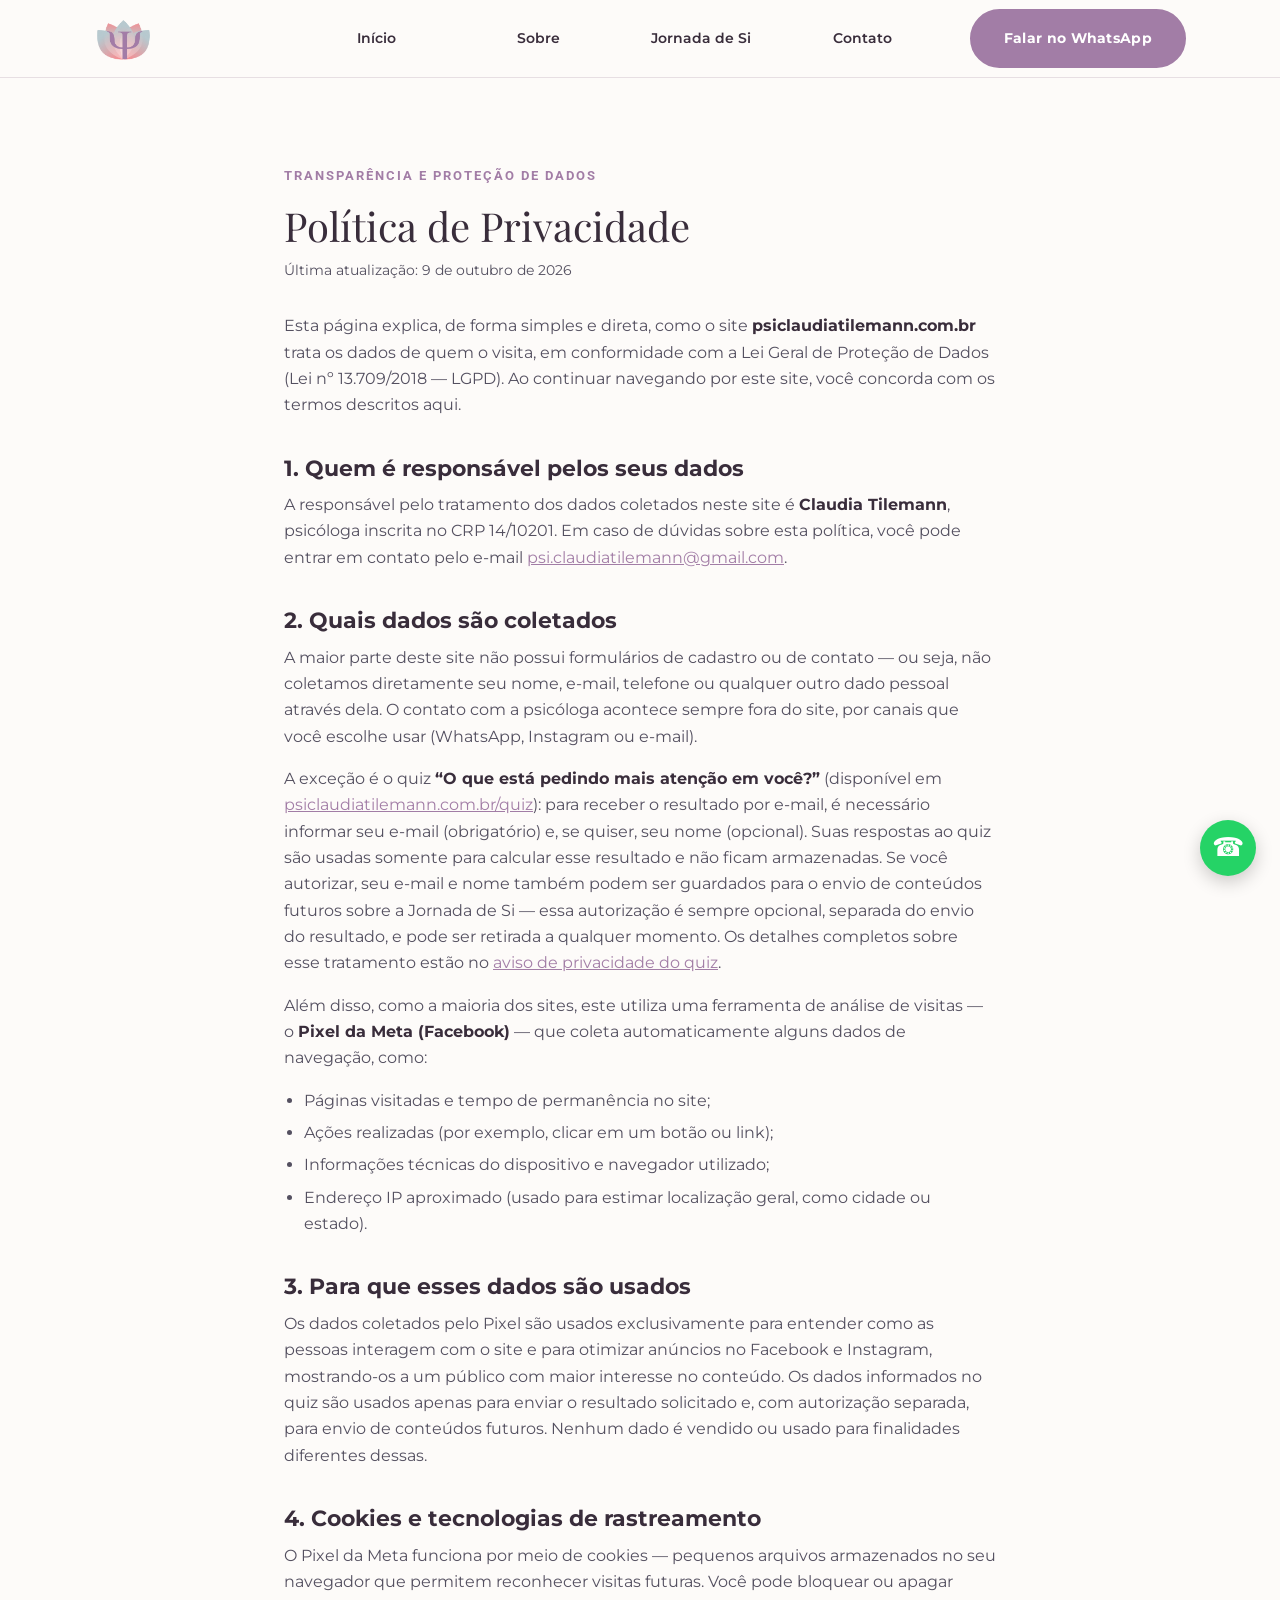
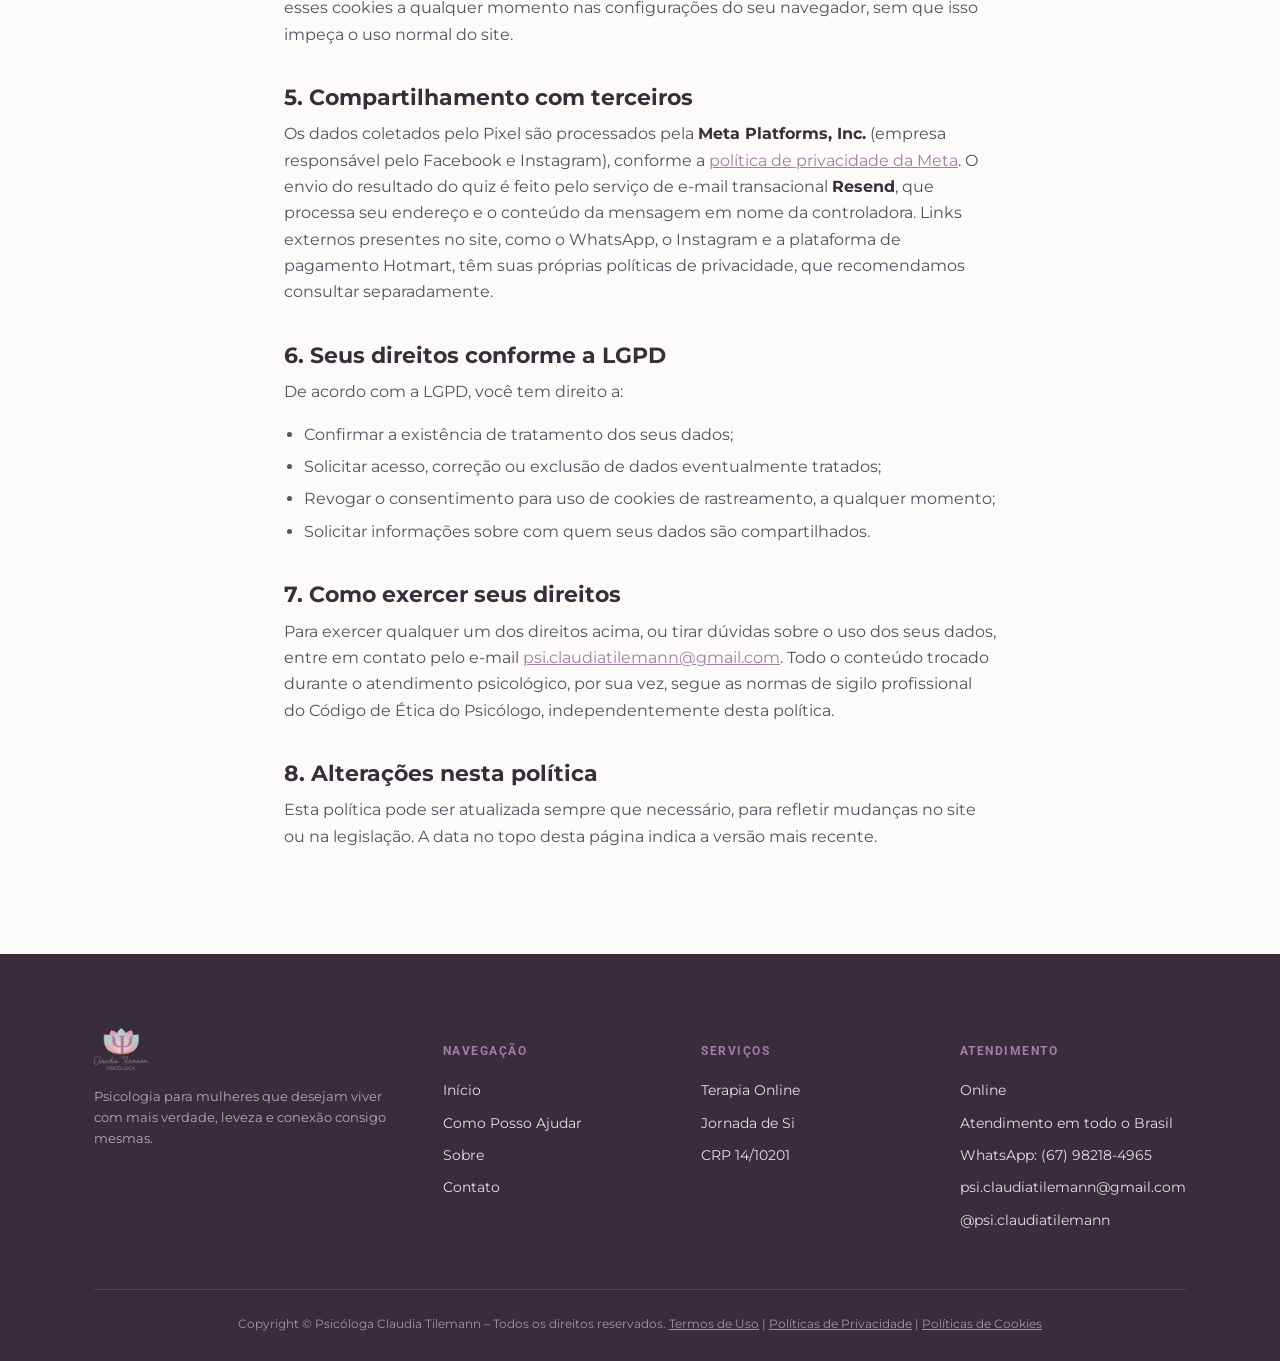
<file: politica-de-privacidade.html>
<!DOCTYPE html>
<html lang="pt-BR">
<head>
<meta charset="UTF-8">

<!-- Meta Pixel Code -->
<script>
!function(f,b,e,v,n,t,s)
{if(f.fbq)return;n=f.fbq=function(){n.callMethod?
n.callMethod.apply(n,arguments):n.queue.push(arguments)};
if(!f._fbq)f._fbq=n;n.push=n;n.loaded=!0;n.version='2.0';
n.queue=[];t=b.createElement(e);t.async=!0;
t.src=v;s=b.getElementsByTagName(e)[0];
s.parentNode.insertBefore(t,s)}(window, document,'script',
'https://connect.facebook.net/en_US/fbevents.js');

fbq('init', '1135975485633606');
fbq('track', 'PageView');
</script>

<noscript>
<img height="1" width="1" style="display:none"
src="https://www.facebook.com/tr?id=1135975485633606&ev=PageView&noscript=1"/>
</noscript>
<!-- End Meta Pixel Code -->

<meta name="viewport" content="width=device-width, initial-scale=1.0">
<title>Política de Privacidade | Psicóloga Claudia Tilemann</title>
<meta name="description" content="Entenda como a Psicóloga Claudia Tilemann trata os dados de quem visita este site, em conformidade com a LGPD.">
<link rel="icon" href="images/logo-topo.webp">
<link rel="preconnect" href="https://fonts.googleapis.com">
<link rel="preconnect" href="https://fonts.gstatic.com" crossorigin>
<link href="https://fonts.googleapis.com/css2?family=Playfair+Display:ital,wght@0,400;0,600;0,700;1,400&family=Montserrat:ital,wght@0,400;0,600;0,700&family=Roboto:wght@400;700&display=swap" rel="stylesheet">
<link rel="stylesheet" href="css/style.css">
<style>
  .legal-content h3 { margin: 36px 0 10px; color: var(--color-text); }
  .legal-content h3:first-child { margin-top: 0; }
  .legal-content p, .legal-content li { color: var(--color-text-soft); font-size: 15.5px; line-height: 1.7; }
  .legal-content ul { margin: 0 0 16px; padding-left: 20px; }
  .legal-content li { margin-bottom: 6px; }
  .legal-content strong { color: var(--color-text); }
  .legal-content a { color: var(--color-accent); text-decoration: underline; }
</style>
</head>
<body>

<header class="site-header">
  <div class="container">
    <a href="index.html" class="logo"><img src="images/logo-topo.webp" alt="Claudia Tilemann Psicóloga"></a>
    <nav class="site-nav" id="siteNav">
      <div class="site-nav-links">
        <a href="index.html">Início</a>
        <a href="index.html#sobre">Sobre</a>
        <a href="jornadadesi.html">Jornada de Si</a>
        <a href="index.html#contato">Contato</a>
        <a href="https://wa.me/message/6YBCLNKW5SVHM1" class="btn" target="_blank" rel="noopener">Falar no WhatsApp</a>
      </div>
      <button class="nav-toggle" id="navToggle" aria-label="Abrir menu">☰</button>
    </nav>
  </div>
</header>
<div class="header-spacer"></div>

<section>
  <div class="container reveal" style="max-width:760px;">
    <div class="section-intro" style="margin-bottom:32px; text-align:left; max-width:none;">
      <span class="eyebrow">Transparência e proteção de dados</span>
      <h1 style="font-size:clamp(28px,4vw,40px); margin:10px 0 8px;">Política de Privacidade</h1>
      <p style="color:var(--color-text-soft); font-size:14px; margin:0;">Última atualização: 9 de outubro de 2026</p>
    </div>

    <div class="legal-content">
      <p>Esta página explica, de forma simples e direta, como o site <strong>psiclaudiatilemann.com.br</strong> trata os dados de quem o visita, em conformidade com a Lei Geral de Proteção de Dados (Lei nº 13.709/2018 — LGPD). Ao continuar navegando por este site, você concorda com os termos descritos aqui.</p>

      <h3>1. Quem é responsável pelos seus dados</h3>
      <p>A responsável pelo tratamento dos dados coletados neste site é <strong>Claudia Tilemann</strong>, psicóloga inscrita no CRP 14/10201. Em caso de dúvidas sobre esta política, você pode entrar em contato pelo e-mail <a href="mailto:psi.claudiatilemann@gmail.com">psi.claudiatilemann@gmail.com</a>.</p>

      <h3>2. Quais dados são coletados</h3>
      <p>A maior parte deste site não possui formulários de cadastro ou de contato — ou seja, não coletamos diretamente seu nome, e-mail, telefone ou qualquer outro dado pessoal através dela. O contato com a psicóloga acontece sempre fora do site, por canais que você escolhe usar (WhatsApp, Instagram ou e-mail).</p>
      <p>A exceção é o quiz <strong>“O que está pedindo mais atenção em você?”</strong> (disponível em <a href="quiz/">psiclaudiatilemann.com.br/quiz</a>): para receber o resultado por e-mail, é necessário informar seu e-mail (obrigatório) e, se quiser, seu nome (opcional). Suas respostas ao quiz são usadas somente para calcular esse resultado e não ficam armazenadas. Se você autorizar, seu e-mail e nome também podem ser guardados para o envio de conteúdos futuros sobre a Jornada de Si — essa autorização é sempre opcional, separada do envio do resultado, e pode ser retirada a qualquer momento. Os detalhes completos sobre esse tratamento estão no <a href="quiz/privacidade.html">aviso de privacidade do quiz</a>.</p>
      <p>Além disso, como a maioria dos sites, este utiliza uma ferramenta de análise de visitas — o <strong>Pixel da Meta (Facebook)</strong> — que coleta automaticamente alguns dados de navegação, como:</p>
      <ul>
        <li>Páginas visitadas e tempo de permanência no site;</li>
        <li>Ações realizadas (por exemplo, clicar em um botão ou link);</li>
        <li>Informações técnicas do dispositivo e navegador utilizado;</li>
        <li>Endereço IP aproximado (usado para estimar localização geral, como cidade ou estado).</li>
      </ul>

      <h3>3. Para que esses dados são usados</h3>
      <p>Os dados coletados pelo Pixel são usados exclusivamente para entender como as pessoas interagem com o site e para otimizar anúncios no Facebook e Instagram, mostrando-os a um público com maior interesse no conteúdo. Os dados informados no quiz são usados apenas para enviar o resultado solicitado e, com autorização separada, para envio de conteúdos futuros. Nenhum dado é vendido ou usado para finalidades diferentes dessas.</p>

      <h3>4. Cookies e tecnologias de rastreamento</h3>
      <p>O Pixel da Meta funciona por meio de cookies — pequenos arquivos armazenados no seu navegador que permitem reconhecer visitas futuras. Você pode bloquear ou apagar esses cookies a qualquer momento nas configurações do seu navegador, sem que isso impeça o uso normal do site.</p>

      <h3>5. Compartilhamento com terceiros</h3>
      <p>Os dados coletados pelo Pixel são processados pela <strong>Meta Platforms, Inc.</strong> (empresa responsável pelo Facebook e Instagram), conforme a <a href="https://www.facebook.com/privacy/policy/" target="_blank" rel="noopener">política de privacidade da Meta</a>. O envio do resultado do quiz é feito pelo serviço de e-mail transacional <strong>Resend</strong>, que processa seu endereço e o conteúdo da mensagem em nome da controladora. Links externos presentes no site, como o WhatsApp, o Instagram e a plataforma de pagamento Hotmart, têm suas próprias políticas de privacidade, que recomendamos consultar separadamente.</p>

      <h3>6. Seus direitos conforme a LGPD</h3>
      <p>De acordo com a LGPD, você tem direito a:</p>
      <ul>
        <li>Confirmar a existência de tratamento dos seus dados;</li>
        <li>Solicitar acesso, correção ou exclusão de dados eventualmente tratados;</li>
        <li>Revogar o consentimento para uso de cookies de rastreamento, a qualquer momento;</li>
        <li>Solicitar informações sobre com quem seus dados são compartilhados.</li>
      </ul>

      <h3>7. Como exercer seus direitos</h3>
      <p>Para exercer qualquer um dos direitos acima, ou tirar dúvidas sobre o uso dos seus dados, entre em contato pelo e-mail <a href="mailto:psi.claudiatilemann@gmail.com">psi.claudiatilemann@gmail.com</a>. Todo o conteúdo trocado durante o atendimento psicológico, por sua vez, segue as normas de sigilo profissional do Código de Ética do Psicólogo, independentemente desta política.</p>

      <h3>8. Alterações nesta política</h3>
      <p>Esta política pode ser atualizada sempre que necessário, para refletir mudanças no site ou na legislação. A data no topo desta página indica a versão mais recente.</p>
    </div>
  </div>
</section>

<footer class="site-footer" id="contato">
  <div class="container">
    <div class="footer-grid">
      <div>
        <div class="footer-logo"><img src="images/logo-completo.webp" alt="Claudia Tilemann Psicóloga"></div>
        <p style="font-size:13px; color:rgba(255,255,255,.6);">Psicologia para mulheres que desejam viver com mais verdade, leveza e conexão consigo mesmas.</p>
      </div>
      <div>
        <h4>Navegação</h4>
        <ul>
          <li><a href="index.html">Início</a></li>
          <li><a href="index.html#terapia">Como Posso Ajudar</a></li>
          <li><a href="index.html#sobre">Sobre</a></li>
          <li><a href="index.html#contato">Contato</a></li>
        </ul>
      </div>
      <div>
        <h4>Serviços</h4>
        <ul>
          <li><a href="index.html#terapia">Terapia Online</a></li>
          <li><a href="jornadadesi.html">Jornada de Si</a></li>
          <li>CRP 14/10201</li>
        </ul>
      </div>
      <div>
        <h4>Atendimento</h4>
        <ul>
          <li>Online</li>
          <li>Atendimento em todo o Brasil</li>
          <li><a href="https://wa.me/message/6YBCLNKW5SVHM1" target="_blank" rel="noopener">WhatsApp: (67) 98218-4965</a></li>
          <li><a href="mailto:psi.claudiatilemann@gmail.com">psi.claudiatilemann@gmail.com</a></li>
          <li><a href="https://instagram.com/psi.claudiatilemann" target="_blank" rel="noopener">@psi.claudiatilemann</a></li>
        </ul>
      </div>
    </div>
    <div class="footer-bottom">
      Copyright © Psicóloga Claudia Tilemann – Todos os direitos reservados.
      <a href="#">Termos de Uso</a> | <a href="politica-de-privacidade.html">Políticas de Privacidade</a> | <a href="politica-de-privacidade.html">Políticas de Cookies</a>
    </div>
  </div>
</footer>

<a href="https://wa.me/message/6YBCLNKW5SVHM1" class="whatsapp-float" target="_blank" rel="noopener" aria-label="Falar no WhatsApp">☎</a>

<script>
document.getElementById('navToggle').addEventListener('click', function () {
  document.getElementById('siteNav').classList.toggle('open');
});

(function () {
  "use strict";
  var reduce = window.matchMedia("(prefers-reduced-motion: reduce)").matches;
  var items = document.querySelectorAll(".reveal");
  if (reduce || !("IntersectionObserver" in window)) {
    items.forEach(function (el) { el.classList.add("in"); });
  } else {
    var io = new IntersectionObserver(function (entries) {
      entries.forEach(function (e) {
        if (e.isIntersecting) { e.target.classList.add("in"); io.unobserve(e.target); }
      });
    }, { rootMargin: "0px 0px -8% 0px", threshold: .12 });
    items.forEach(function (el) { io.observe(el); });
  }
})();
</script>
</body>
</html>
</file>
<file: css/style.css>
/* ============================================
   Psicóloga Claudia Tilemann — Design System
   Fontes e cores extraídas do site original (GreatPages)
   ============================================ */

:root {
  /* Cores */
  --color-accent: #a27da6;       /* roxo/malva principal — botões, títulos de seção, links */
  --color-accent-dark: #8a6790;  /* hover do botão */
  --color-text: #392d3b;         /* texto principal */
  --color-text-soft: #545060;    /* texto secundário */
  --color-white: #ffffff;
  --color-bg: #fdfbf9;           /* fundo padrão (creme) */
  --color-bg-pink: #fce5eb;
  --color-bg-pink-soft: #fef4f4;
  --color-bg-lavender: #f9f3fa;
  --color-bg-lavender-2: #ede5f6;
  --color-bg-gray: #ececec;
  --color-border: #e7dfe3;

  /* Tipografia */
  --font-heading: 'Playfair Display', Georgia, serif;
  --font-body: 'Montserrat', -apple-system, sans-serif;
  --font-label: 'Roboto', -apple-system, sans-serif;

  --container-w: 1140px;
}

* { box-sizing: border-box; }
html { scroll-behavior: smooth; }

body {
  margin: 0;
  font-family: var(--font-body);
  color: var(--color-text);
  background: var(--color-bg);
  line-height: 1.6;
  -webkit-font-smoothing: antialiased;
}

img { max-width: 100%; display: block; }

a { color: inherit; text-decoration: none; }

.container {
  max-width: var(--container-w);
  margin: 0 auto;
  padding: 0 24px;
}

section { padding: 88px 0; }
@media (max-width: 768px) {
  section { padding: 56px 0; }
}

h1, h2, h3 {
  font-family: var(--font-heading);
  font-weight: 400;
  margin: 0 0 20px;
  line-height: 1.25;
}

h1 { font-size: 50px; }
h2 { font-size: 40px; }
h3 { font-size: 22px; font-family: var(--font-body); font-weight: 700; }

p { margin: 0 0 16px; }

@media (max-width: 768px) {
  h1 { font-size: 34px; }
  h2 { font-size: 28px; }
}

.eyebrow {
  font-family: var(--font-label);
  text-transform: uppercase;
  letter-spacing: 2px;
  font-size: 13px;
  font-weight: 700;
  color: var(--color-accent);
  display: block;
  margin-bottom: 14px;
}
.eyebrow-lg {
  font-size: 22px;
  letter-spacing: .5px;
  margin-bottom: 0;
}
@media (max-width: 768px) { .eyebrow-lg { font-size: 18px; } }

/* ===== Reveal ao rolar a página ===== */
.reveal { opacity: 0; transform: translateY(28px); }
.reveal.in {
  opacity: 1;
  transform: none;
  transition: opacity .8s ease, transform .8s cubic-bezier(.2,.8,.2,1);
}
@media (prefers-reduced-motion: reduce) {
  .reveal { opacity: 1; transform: none; transition: none; }
}

.text-center { text-align: center; }
.section-intro { max-width: 680px; margin: 0 auto 56px; text-align: center; }

/* Botões */
.btn {
  display: inline-block;
  font-family: var(--font-body);
  font-weight: 700;
  font-size: 14px;
  letter-spacing: .3px;
  text-align: center;
  padding: 16px 32px;
  border-radius: 40px;
  background: var(--color-accent);
  color: var(--color-white);
  border: 2px solid var(--color-accent);
  cursor: pointer;
  transition: all .2s ease;
}
.btn:hover { background: var(--color-accent-dark); border-color: var(--color-accent-dark); transform: translateY(-2px); box-shadow: 0 10px 24px rgba(162,125,166,.32); }
.btn-outline { background: transparent; color: var(--color-accent); }
.btn-outline:hover { background: var(--color-accent); color: var(--color-white); }
.btn-block { display: block; width: 100%; }

/* ===== Header ===== */
.header-spacer { height: 78px; }

.site-header {
  position: fixed;
  top: 0;
  left: 0;
  right: 0;
  height: 78px;
  z-index: 100;
  background: rgba(253, 251, 249, 0.96);
  backdrop-filter: blur(6px);
  border-bottom: 1px solid var(--color-border);
}
.site-header .container {
  display: flex;
  align-items: center;
  justify-content: space-between;
  height: 100%;
}
.site-header .logo img { height: 44px; width: auto; }
.site-nav { display: flex; align-items: center; }
.site-nav-links { display: flex; align-items: center; gap: 12px; }
.site-nav-links a:not(.btn) {
  font-size: 14px;
  font-weight: 600;
  color: var(--color-text);
  width: 150px;
  text-align: center;
  flex: none;
}
.site-nav-links a.btn { margin-left: 20px; }
.site-nav-links a:not(.btn) { transition: color .2s ease; }
.site-nav-links a:hover { color: var(--color-accent); }
.nav-toggle { display: none; }

@media (max-width: 820px) {
  .site-nav-links { display: none; }
  .nav-toggle {
    display: block;
    background: none;
    border: none;
    font-size: 24px;
    color: var(--color-accent);
    cursor: pointer;
  }
  .site-nav.open .site-nav-links {
    display: flex;
    flex-direction: column;
    position: absolute;
    top: 78px;
    left: 0;
    right: 0;
    background: var(--color-white);
    padding: 24px;
    gap: 12px;
    box-shadow: 0 10px 20px rgba(0,0,0,.06);
  }
  .site-nav.open .site-nav-links a:not(.btn) { width: auto; text-align: left; }
}

/* ===== Hero — foto em largura total com texto sobreposto (igual ao site original) ===== */
.hero { padding: 0; background: var(--color-bg); }
.hero-photo {
  position: relative;
  width: 100%;
  height: 480px;
  background-size: cover;
  background-position: center 65%;
  display: flex;
  align-items: center;
  overflow: hidden;
}
.hero-photo::before {
  content: "";
  position: absolute;
  inset: 0;
  background: linear-gradient(90deg, rgba(250,240,223,.90) 0%, rgba(250,240,223,.68) 42%, rgba(250,240,223,0) 68%);
}
.hero-text { position: relative; z-index: 1; width: 38%; padding: 0 4% 0 6%; }
.hero-text h1 { margin-bottom: 18px; font-weight: 700; }
.hero-divider { display: flex; align-items: center; gap: 10px; margin: 0 0 22px; }
.hero-divider .line { width: 76px; height: 1px; background: var(--color-accent); opacity: .55; }
.hero-divider svg { width: 14px; height: 14px; color: var(--color-accent); flex: none; }
.hero-text .lead { font-size: 16px; color: var(--color-text-soft); max-width: 420px; margin: 0 0 32px; }
.hero-actions { display: flex; gap: 16px; flex-wrap: wrap; }

@media (max-width: 900px) {
  .hero-photo { height: auto; min-height: 460px; }
  .hero-photo::before { background: linear-gradient(180deg, rgba(250,240,223,.45) 0%, rgba(250,240,223,.92) 60%, var(--color-bg) 100%); }
  .hero-text { width: 100%; padding: 0 24px; margin-top: auto; padding-bottom: 40px; }
}
@media (max-width: 560px) {
  .hero-photo { min-height: 540px; }
  .hero-text .lead { max-width: none; }
}

/* ===== Sinais de que algo pede atenção — fileira única em largura total ===== */
.signs-row {
  display: flex;
  gap: 18px;
  width: 100vw;
  position: relative;
  left: 50%;
  transform: translateX(-50%);
  padding: 0 40px;
  margin-top: 40px;
  box-sizing: border-box;
}
.sign-card {
  flex: 1 1 0;
  background: var(--color-white);
  border: 1px solid var(--color-border);
  border-radius: 16px;
  padding: 28px 16px 24px;
  text-align: center;
  box-shadow: 0 6px 20px rgba(57, 45, 59, .05);
}
.sign-icon {
  width: 46px;
  height: 46px;
  border-radius: 50%;
  background: var(--color-bg-lavender-2);
  display: flex;
  align-items: center;
  justify-content: center;
  margin: 0 auto 14px;
}
.sign-icon svg { width: 20px; height: 20px; color: var(--color-accent); }
.sign-card p { margin: 0; font-weight: 600; font-size: 14px; color: var(--color-text); }

@media (max-width: 1100px) {
  .signs-row { flex-wrap: wrap; justify-content: center; }
  .sign-card { flex: 1 1 200px; max-width: 240px; }
}
@media (max-width: 560px) {
  .signs-row { padding: 0 16px; gap: 14px; }
  .sign-card { flex: 1 1 100%; max-width: none; }
}

/* ===== Comparação Terapia x Jornada ===== */
.compare-grid {
  display: grid;
  grid-template-columns: 1fr 1fr;
  gap: 32px;
  margin-top: 48px;
}
@media (max-width: 780px) { .compare-grid { grid-template-columns: 1fr; } }

.compare-card {
  background: var(--color-white);
  border-radius: 20px;
  box-shadow: 0 10px 30px rgba(57, 45, 59, .07);
  display: flex;
  align-items: stretch;
  overflow: hidden;
  min-height: 300px;
}
.compare-card-text { flex: 1; min-width: 0; padding: 40px 36px; display: flex; flex-direction: column; justify-content: center; }
.compare-card-photo {
  flex: 0 0 42%;
  align-self: stretch;
  background-size: cover;
  background-position: center;
}
@media (max-width: 780px) {
  .compare-card { flex-direction: column; text-align: center; min-height: 0; }
  .compare-card-text { padding: 32px 28px; align-items: center; }
  .compare-card-photo { flex-basis: auto; width: 100%; height: 220px; }
}
.compare-card h3 { font-family: var(--font-heading); font-size: 28px; font-weight: 600; color: var(--color-accent); margin-bottom: 10px; }
.compare-card-text p { font-size: 15px; color: var(--color-text-soft); margin-bottom: 22px; }
.compare-card ul { list-style: none; padding: 0; margin: 24px 0; }
.compare-card li {
  padding: 8px 0 8px 28px;
  position: relative;
  font-size: 14px;
  color: var(--color-text-soft);
}
.compare-card li::before {
  content: "✓";
  position: absolute;
  left: 0;
  color: var(--color-accent);
  font-weight: 700;
}

/* ===== Bio ===== */
.bio-card {
  background: var(--color-white);
  border: 1px solid var(--color-border);
  border-radius: 24px;
  padding: 40px;
  display: flex;
  align-items: center;
  gap: 48px;
}
.bio-photo { flex: none; }
.bio-photo img { display: block; width: 260px; height: 260px; border-radius: 50%; }
.bio-text { flex: 1; min-width: 0; text-align: left; }
.bio-text .eyebrow, .bio-text h2 { margin-bottom: 12px; }
@media (max-width: 780px) {
  .bio-card { flex-direction: column; padding: 32px 28px; text-align: center; }
  .bio-text { text-align: center; }
  .bio-photo img { width: 200px; height: 200px; }
}
.bio-credentials { list-style: none; padding: 0; margin: 24px 0 0; }
.bio-credentials li {
  display: flex;
  align-items: flex-start;
  gap: 12px;
  padding: 10px 0;
  border-top: 1px solid var(--color-border);
  font-size: 14px;
  color: var(--color-text-soft);
}
.bio-credentials li::before {
  content: "✓";
  flex: none;
  width: 22px;
  height: 22px;
  border-radius: 50%;
  background: var(--color-bg-lavender-2);
  color: var(--color-accent);
  font-size: 12px;
  font-weight: 700;
  display: flex;
  align-items: center;
  justify-content: center;
  margin-top: 1px;
}
@media (max-width: 780px) { .bio-credentials li { text-align: left; } }

/* ===== Citação com imagem (vela e vaso) ===== */
.quote-photo-inner {
  display: flex;
  align-items: center;
  justify-content: space-between;
  gap: 40px;
}
.quote-photo-text { max-width: 480px; text-align: left; }
.quote-photo-text p {
  font-family: var(--font-heading);
  font-size: 24px;
  line-height: 1.5;
  color: var(--color-text);
  margin: 0 0 16px;
}
.quote-photo-img { flex: none; width: 300px; }
.quote-photo-img img { width: 100%; height: auto; }
@media (max-width: 860px) {
  .quote-photo-inner { flex-direction: column; text-align: center; }
  .quote-photo-text { max-width: none; text-align: center; }
  .quote-photo-img { width: 220px; }
}

/* ===== Bloco final (CTA de fechamento) ===== */
.closing-card {
  max-width: 720px;
  margin: 0 auto;
  background: linear-gradient(135deg, var(--color-bg-lavender) 0%, var(--color-bg-pink-soft) 100%);
  border: 1px solid var(--color-border);
  border-radius: 24px;
  padding: 56px 48px;
}
.closing-quote {
  font-family: var(--font-heading);
  font-size: 30px;
  line-height: 1.5;
  color: var(--color-text);
  text-wrap: balance;
  margin: 0;
}
@media (max-width: 600px) {
  .closing-card { padding: 40px 28px; }
  .closing-quote { font-size: 24px; }
}

/* ===== Depoimentos ===== */
.testimonials-grid {
  display: grid;
  grid-template-columns: repeat(3, 1fr);
  gap: 28px;
  margin-top: 48px;
}
@media (max-width: 900px) { .testimonials-grid { grid-template-columns: 1fr; } }
.testimonial-card {
  background: var(--color-bg-lavender);
  border: 1px solid var(--color-border);
  border-radius: 16px;
  padding: 32px 28px;
  box-shadow: 0 6px 20px rgba(57,45,59,.05);
}
.testimonial-stars { color: var(--color-accent); font-size: 15px; letter-spacing: 2px; margin-bottom: 14px; }
.testimonial-card p {
  font-size: 14px;
  color: var(--color-text-soft);
  font-style: italic;
  margin: 0;
}

/* ===== Rodapé ===== */
.site-footer {
  background: var(--color-text);
  color: rgba(255,255,255,.85);
  padding: 72px 0 28px;
}
.footer-grid {
  display: grid;
  grid-template-columns: 1.4fr 1fr 1fr 1fr;
  gap: 32px;
}
@media (max-width: 780px) { .footer-grid { grid-template-columns: 1fr 1fr; } }
.site-footer h4 {
  font-family: var(--font-label);
  text-transform: uppercase;
  letter-spacing: 1.5px;
  font-size: 12px;
  color: var(--color-accent);
  margin-bottom: 18px;
}
.site-footer ul { list-style: none; padding: 0; margin: 0; }
.site-footer li { margin-bottom: 10px; font-size: 14px; }
.site-footer a { transition: color .2s ease; }
.site-footer a:hover { color: var(--color-white); }
.footer-logo img { height: 44px; margin-bottom: 16px; }
.footer-bottom {
  border-top: 1px solid rgba(255,255,255,.12);
  margin-top: 48px;
  padding-top: 24px;
  font-size: 12px;
  color: rgba(255,255,255,.5);
  text-align: center;
}
.footer-bottom a { text-decoration: underline; }

/* ===== WhatsApp flutuante ===== */
.whatsapp-float {
  position: fixed;
  bottom: 24px;
  right: 24px;
  z-index: 200;
  background: #25D366;
  color: #fff;
  width: 56px;
  height: 56px;
  border-radius: 50%;
  display: flex;
  align-items: center;
  justify-content: center;
  box-shadow: 0 6px 18px rgba(0,0,0,.2);
  font-size: 26px;
  transition: transform .2s ease, box-shadow .2s ease;
}
.whatsapp-float:hover { transform: scale(1.08); box-shadow: 0 8px 24px rgba(0,0,0,.28); }

/* ===== Utilidades de imagem ===== */
.rounded-img { border-radius: 20px; overflow: hidden; }
.full-bleed-img img { width: 100%; height: auto; border-radius: 20px; }

/* ===== FAQ ===== */
.faq-item {
  border-bottom: 1px solid var(--color-border);
  padding: 20px 0;
}
.faq-item summary {
  font-weight: 700;
  cursor: pointer;
  font-size: 16px;
  list-style: none;
  display: flex;
  justify-content: space-between;
  align-items: center;
  transition: color .2s ease;
}
.faq-item summary:hover { color: var(--color-accent); }
.faq-item summary::-webkit-details-marker { display: none; }
.faq-item summary::after {
  content: "+";
  font-size: 22px;
  color: var(--color-accent);
  flex: none;
  margin-left: 16px;
  transition: transform .3s ease;
  display: inline-block;
}
.faq-item[open] summary::after { transform: rotate(45deg); }
.faq-item p { margin-top: 14px; color: var(--color-text-soft); font-size: 14px; overflow: hidden; }

/* ===== Preço ===== */
.price-box {
  background: var(--color-white);
  border-radius: 20px;
  box-shadow: 0 10px 30px rgba(57,45,59,.08);
  padding: 44px;
  text-align: center;
  max-width: 480px;
  margin: 0 auto;
}
.price-old { text-decoration: line-through; color: var(--color-text-soft); font-size: 16px; }
.price-new { font-family: var(--font-heading); font-size: 56px; color: var(--color-accent); margin: 8px 0; }
.price-installment { color: var(--color-text-soft); font-size: 14px; margin-bottom: 24px; }
.guarantee-badge { width: 90px; margin: 20px auto 0; }

/* ===== Jornada de Si — foto com texto sobreposto (igual ao site original) ===== */
.photo-overlay {
  position: relative;
  border-radius: 20px;
  overflow: hidden;
  background-size: cover;
  background-position: center;
  margin-bottom: 28px;
  aspect-ratio: 745 / 287;
  display: flex;
  align-items: center;
}
.photo-overlay::before {
  content: "";
  position: absolute;
  inset: 0;
  background: linear-gradient(90deg, rgba(253,251,249,.97) 0%, rgba(253,251,249,.94) 38%, rgba(253,251,249,0) 62%);
}
.photo-overlay-text {
  position: relative;
  z-index: 1;
  width: 44%;
  padding: 0 6% 0 5%;
}
.photo-overlay-text h3 {
  font-family: var(--font-heading);
  font-weight: 600;
  font-size: 24px;
  line-height: 1.25;
  margin: 0 0 10px;
}
.photo-overlay-text h3 .line-dark { display: block; color: var(--color-text); }
.photo-overlay-text h3 .line-accent { display: block; color: var(--color-accent); }
.photo-overlay-text p { font-size: 14px; color: var(--color-text-soft); margin: 0; }
@media (max-width: 700px) {
  .photo-overlay { aspect-ratio: auto; min-height: 260px; }
  .photo-overlay::before { background: linear-gradient(90deg, rgba(253,251,249,.97) 0%, rgba(253,251,249,.94) 58%, rgba(253,251,249,.15) 100%); }
  .photo-overlay-text { width: 78%; }
}

/* Quadro com 5 frases sobrepostas (seção "Imagine acordar e perceber que...") — contido no container */
.outcomes-photo {
  position: relative;
  width: 100%;
  border-radius: 20px;
  overflow: hidden;
  background-size: cover;
  background-position: center 12%;
  aspect-ratio: 1600 / 620;
  margin-top: 40px;
  display: flex;
  flex-direction: column;
  justify-content: center;
  gap: clamp(20px, 3.2vw, 44px);
  padding: clamp(24px, 3.5vw, 48px) 8%;
  box-sizing: border-box;
}
.outcomes-photo::before {
  content: "";
  position: absolute;
  inset: 0;
  background: linear-gradient(180deg, rgba(253,251,249,.4) 0%, rgba(253,251,249,.22) 45%, rgba(253,251,249,.78) 100%);
}
.outcomes-photo-items {
  position: relative;
  z-index: 1;
  display: flex;
  justify-content: center;
  align-items: stretch;
  gap: 0;
  width: 64%;
  max-width: 860px;
  margin-left: auto;
}
.outcome-item {
  flex: 1 1 0;
  display: flex;
  flex-direction: column;
  align-items: center;
  gap: clamp(8px, 1.2vw, 16px);
  padding: 0 clamp(6px, 1.2vw, 16px);
  text-align: center;
}
.outcome-icon {
  width: clamp(42px, 5.2vw, 72px);
  height: clamp(42px, 5.2vw, 72px);
  border-radius: 50%;
  background: rgba(255,255,255,.85);
  display: flex;
  align-items: center;
  justify-content: center;
  color: var(--color-accent);
  flex: none;
}
.outcome-icon svg { width: clamp(19px, 2.3vw, 32px); height: clamp(19px, 2.3vw, 32px); }
.outcome-item p { margin: 0; font-weight: 700; font-size: clamp(11px, 1.1vw, 15px); color: var(--color-text); line-height: 1.35; }
.outcome-divider { flex: none; width: 1px; align-self: stretch; margin: 4px 0; background: rgba(57,45,59,.14); }
.outcomes-photo-caption {
  position: relative;
  z-index: 1;
  width: 64%;
  max-width: 860px;
  margin: 0 auto 0 auto;
  margin-left: auto;
  text-align: right;
  font-family: var(--font-heading);
  font-size: clamp(18px, 2.4vw, 34px);
  line-height: 1.3;
}
.outcomes-photo-caption .line-dark { display: block; color: var(--color-text); font-weight: 700; }
.outcomes-photo-caption .line-accent { display: block; color: var(--color-accent); font-weight: 700; }
@media (max-width: 700px) {
  .outcomes-photo { aspect-ratio: auto; padding: 32px 20px; gap: 28px; }
  .outcomes-photo-items { flex-wrap: wrap; row-gap: 24px; width: 100%; max-width: none; margin-left: 0; }
  .outcome-item { flex: 1 1 40%; }
  .outcome-icon { width: 56px; height: 56px; }
  .outcome-icon svg { width: 25px; height: 25px; }
  .outcome-divider { display: none; }
  .outcomes-photo-caption { width: 100%; max-width: none; text-align: center; font-size: 22px; }
}

.timeline {
  display: grid;
  grid-template-columns: repeat(5, 1fr);
  gap: 18px;
  margin-top: 48px;
}
@media (max-width: 900px) { .timeline { grid-template-columns: repeat(2, 1fr); } }
@media (max-width: 560px) { .timeline { grid-template-columns: 1fr; } }
.timeline-step {
  background: var(--color-white);
  border-radius: 16px;
  padding: 28px 20px;
  box-shadow: 0 6px 20px rgba(57,45,59,.06);
  border-top: 6px solid var(--color-accent);
}
.week-icon {
  width: 52px;
  height: 52px;
  border-radius: 50%;
  background: var(--color-bg-lavender-2);
  color: var(--color-accent);
  display: flex;
  align-items: center;
  justify-content: center;
  margin: 0 auto 14px;
}
.week-icon svg { width: 24px; height: 24px; }
.timeline-step .week-num {
  font-family: var(--font-label);
  font-size: 12px;
  letter-spacing: 1.5px;
  color: var(--color-accent);
  font-weight: 700;
  text-transform: uppercase;
}
.timeline-step h3 { font-family: var(--font-heading); font-size: 20px; margin: 6px 0 12px; }
.timeline-step p { font-size: 13px; color: var(--color-text-soft); margin: 0; }

.deliverables-grid {
  display: grid;
  grid-template-columns: repeat(4, 1fr);
  gap: 24px;
  margin-top: 48px;
}
@media (max-width: 900px) { .deliverables-grid { grid-template-columns: repeat(2, 1fr); } }
@media (max-width: 560px) { .deliverables-grid { grid-template-columns: 1fr; } }
.deliverable-card {
  background: var(--color-white);
  border-radius: 16px;
  padding: 26px 22px;
  box-shadow: 0 6px 20px rgba(57,45,59,.06);
}
.deliverable-card .eyebrow { margin-bottom: 8px; }
.deliverable-card p { font-size: 13px; color: var(--color-text-soft); margin: 0; }

/* ===== Painel dividido (texto + foto do produto) ===== */
.split-panel {
  display: grid;
  grid-template-columns: 1fr 1fr;
  gap: 56px;
  align-items: center;
}
.split-panel-brand { display: flex; align-items: center; gap: 10px; margin-bottom: 20px; }
.split-panel-brand img { width: 30px; height: 30px; }
.split-panel-brand span { font-family: var(--font-heading); font-size: 24px; font-weight: 700; color: var(--color-accent); }
.split-panel p.intro-text { color: var(--color-text); font-size: 16px; }
.split-panel p.soft-text { color: var(--color-text-soft); font-size: 15px; }
.split-panel p.accent-text { font-weight: 700; color: var(--color-accent); font-size: 15px; }
.split-panel-img img { width: 100%; height: auto; display: block; border-radius: 20px; }
@media (max-width: 860px) {
  .split-panel { grid-template-columns: 1fr; gap: 32px; text-align: center; }
  .split-panel-brand { justify-content: center; }
  .split-panel-img { order: -1; max-width: 340px; margin: 0 auto; }
}

/* ===== Formatos inclusos — quadro maior, texto colado nos objetos ===== */
.deliverables-photo {
  position: relative;
  width: calc(100% - 48px);
  max-width: 1600px;
  margin: 40px auto 32px;
  border-radius: 20px;
  overflow: hidden;
  background: #9a7b9f;
}
.deliverables-photo img { width: 100%; display: block; }
.deliverables-textband {
  position: relative;
  background: #9a7b9f;
  padding-top: clamp(4px, .6vw, 10px);
  padding-bottom: clamp(20px, 3vw, 34px);
  min-height: clamp(96px, 13.5vw, 156px);
  box-sizing: border-box;
}
.deliverables-textband > div {
  position: absolute;
  top: clamp(4px, .6vw, 10px);
  width: 10.5%;
  transform: translateX(-50%);
  text-align: center;
  padding: 0 3px;
  box-sizing: border-box;
}
.deliverables-textband h4 {
  font-family: var(--font-label);
  text-transform: uppercase;
  letter-spacing: .3px;
  font-size: clamp(9px, 1.15vw, 14px);
  font-weight: 700;
  line-height: 1.25;
  color: #fdfafe;
  margin: 0 0 5px;
  overflow-wrap: break-word;
  hyphens: auto;
}
.deliverables-textband p {
  font-size: clamp(8.2px, 1vw, 12.5px);
  line-height: 1.32;
  color: rgba(253,250,254,.85);
  margin: 0;
  overflow-wrap: break-word;
  hyphens: auto;
}
@media (max-width: 620px) {
  .deliverables-textband > div { padding: 0 2px; }
}
@media (max-width: 600px) {
  .deliverables-textband { display: none; }
}

/* Descrição completa de cada item — grade simples, só no celular (onde a faixa roxa não cabe) */
.deliverables-labels {
  display: none;
  text-align: left;
  margin-top: 24px;
}
.deliverables-labels h4 {
  font-family: var(--font-label);
  text-transform: uppercase;
  letter-spacing: .4px;
  font-size: 11.5px;
  font-weight: 700;
  color: var(--color-accent);
  margin: 0 0 6px;
}
.deliverables-labels p { font-size: 12.5px; color: var(--color-text-soft); margin: 0; }
@media (max-width: 600px) {
  .deliverables-labels { display: grid; grid-template-columns: repeat(2, 1fr); gap: 18px; }
}

/* ===== Cards com foto de fundo (Terapia Online / Jornada de si) ===== */
.path-card {
  position: relative;
  border-radius: 20px;
  overflow: hidden;
  background-size: cover;
  background-position: center;
  min-height: 230px;
  padding: 30px 28px;
  display: flex;
  flex-direction: column;
  justify-content: center;
}
.path-card::before {
  content: "";
  position: absolute;
  inset: 0;
  background: linear-gradient(100deg, rgba(253,251,249,.95) 0%, rgba(253,251,249,.88) 40%, rgba(253,251,249,.35) 75%, rgba(253,251,249,.15) 100%);
}
.path-card > * { position: relative; z-index: 1; }
.path-card h3 { font-family: var(--font-heading); font-weight: 600; font-size: 24px; color: var(--color-accent); margin: 0 0 6px; }
.path-card .path-tag { font-family: var(--font-label); font-size: 11px; text-transform: uppercase; letter-spacing: 1px; font-weight: 700; color: var(--color-text-soft); margin-bottom: 10px; }
.path-card p { font-size: 14px; color: var(--color-text-soft); max-width: 320px; }
.path-card ul { list-style: none; padding: 0; margin: 10px 0 0; display: flex; gap: 10px; flex-wrap: wrap; }
.path-card li { font-size: 12px; font-weight: 700; color: var(--color-accent); background: rgba(255,255,255,.7); padding: 5px 12px; border-radius: 20px; }
@media (max-width: 700px) { .path-card::before { background: rgba(253,251,249,.92); } }

.price-list { list-style: none; padding: 0; margin: 0 0 24px; text-align: left; }
.price-list li {
  display: flex;
  justify-content: space-between;
  padding: 10px 0;
  border-bottom: 1px solid var(--color-border);
  font-size: 14px;
  color: var(--color-text-soft);
}
</file>
